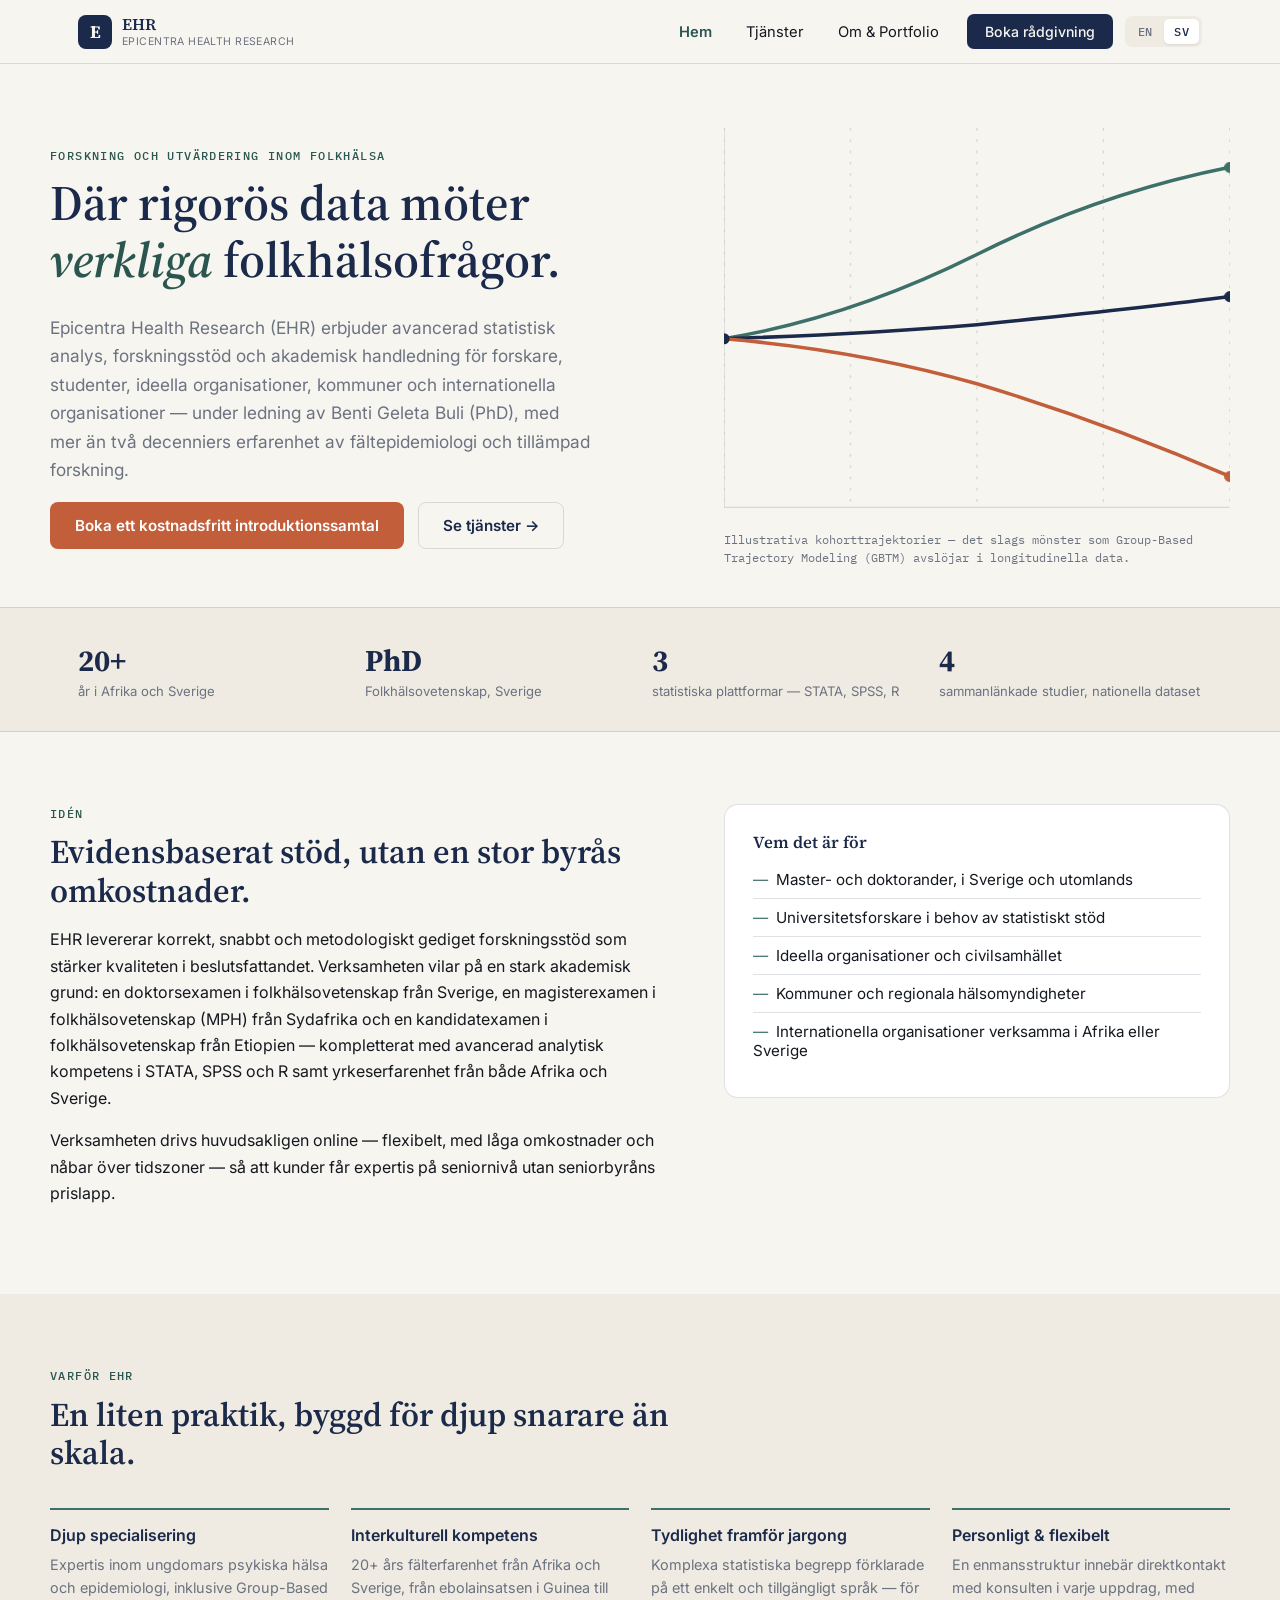
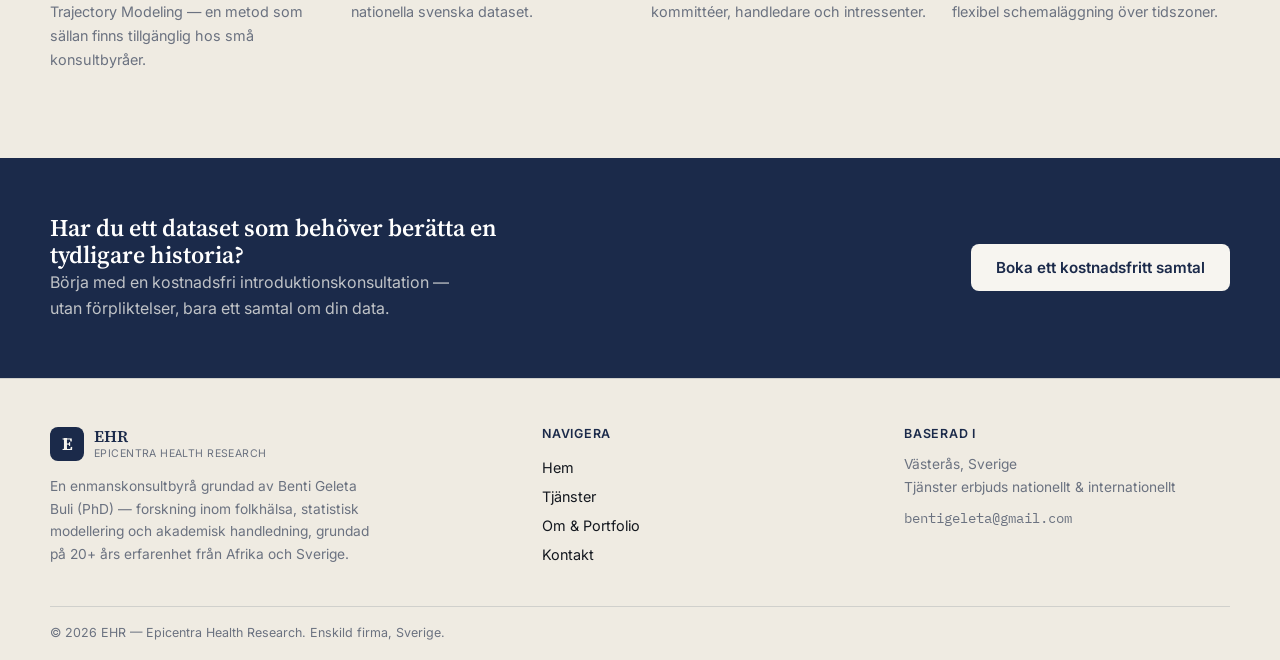
<file: index.html>
<!DOCTYPE html>
<html lang="sv">
<head>
<meta charset="UTF-8">
<meta name="viewport" content="width=device-width, initial-scale=1.0">
<title>Epicentra Health Research (EHR) — Forskning och utvärdering inom folkhälsa</title>
<meta name="description" content="Epicentra Health Research (EHR) erbjuder avancerad statistisk analys, forskningsstöd och akademisk handledning för forskare, studenter, ideella organisationer, kommuner och internationella organisationer.">
<link rel="preconnect" href="https://fonts.googleapis.com">
<link href="https://fonts.googleapis.com/css2?family=Source+Serif+4:ital,opsz,wght@0,8..60,400;0,8..60,500;0,8..60,600;0,8..60,700;1,8..60,400&family=Inter:wght@400;500;600;700&family=IBM+Plex+Mono:wght@400;500&display=swap" rel="stylesheet">
<link rel="stylesheet" href="../styles.css">
<link rel="alternate" hreflang="en" href="https://www.epicentrahealth.com/index.html">
<link rel="alternate" hreflang="sv" href="https://www.epicentrahealth.com/sv/index.html">
</head>
<body>

<header class="nav">
  <div class="nav-inner">
    <a class="brand" href="index.html" aria-label="Epicentra Health Research, startsida">
      <span class="brand-mark">E</span>
      <span class="brand-text">EHR<span class="brand-sub">Epicentra Health Research</span></span>
    </a>
    <nav class="nav-links" aria-label="Primär">
      <a class="nav-link active" href="index.html">Hem</a>
      <a class="nav-link" href="services.html">Tjänster</a>
      <a class="nav-link" href="about.html">Om &amp; Portfolio</a>
      <a class="nav-cta" href="contact.html">Boka rådgivning</a>
      <div class="lang-switch" aria-label="Språkval">
        <a class="lang-link" href="../index.html">EN</a>
        <a class="lang-link active" href="index.html">SV</a>
      </div>
    </nav>
    <button class="nav-burger" aria-label="Växla meny" onclick="document.getElementById('navMobile').classList.toggle('open')">
      <span></span><span></span><span></span>
    </button>
  </div>
  <div class="nav-mobile" id="navMobile">
    <a class="nav-mobile-link active" href="index.html">Hem</a>
    <a class="nav-mobile-link" href="services.html">Tjänster</a>
    <a class="nav-mobile-link" href="about.html">Om &amp; Portfolio</a>
    <a class="nav-mobile-link cta" href="contact.html">Boka rådgivning</a>
    <div class="nav-mobile-lang">
      <span>Språk</span>
      <a href="../index.html">EN</a>
      <a class="active" href="index.html">SV</a>
    </div>
  </div>
</header>

<main>

<section class="hero">
  <div class="hero-inner">
    <div class="hero-text">
      <p class="eyebrow">Forskning och utvärdering inom folkhälsa</p>
      <h1>Där rigorös data möter <em>verkliga</em> folkhälsofrågor.</h1>
      <p class="lede">Epicentra Health Research (EHR) erbjuder avancerad statistisk analys, forskningsstöd och akademisk handledning för forskare, studenter, ideella organisationer, kommuner och internationella organisationer — under ledning av Benti Geleta Buli (PhD), med mer än två decenniers erfarenhet av fältepidemiologi och tillämpad forskning.</p>
      <div class="hero-actions">
        <a class="btn btn-clay" href="contact.html">Boka ett kostnadsfritt introduktionssamtal</a>
        <a class="btn btn-ghost" href="services.html">Se tjänster →</a>
      </div>
    </div>
    <div class="hero-visual">
      <svg viewBox="0 0 360 280" class="traj-svg" role="img" aria-label="Tre divergerande trendtrajektorier">
        <line x1="0" y1="270" x2="360" y2="270" stroke="var(--line)" stroke-width="1"/>
        <line x1="0" y1="0" x2="0" y2="270" stroke="var(--line)" stroke-width="1"/>
        <line x1="0" y1="0" x2="0" y2="270" stroke="var(--line)" stroke-width="1" stroke-dasharray="2 6"/>
        <line x1="90" y1="0" x2="90" y2="270" stroke="var(--line)" stroke-width="1" stroke-dasharray="2 6"/>
        <line x1="180" y1="0" x2="180" y2="270" stroke="var(--line)" stroke-width="1" stroke-dasharray="2 6"/>
        <line x1="270" y1="0" x2="270" y2="270" stroke="var(--line)" stroke-width="1" stroke-dasharray="2 6"/>
        <line x1="360" y1="0" x2="360" y2="270" stroke="var(--line)" stroke-width="1" stroke-dasharray="2 6"/>
        <path class="p0" d="M0,150 C60,140 120,120 180,90 C240,60 300,40 360,28" fill="none" stroke="#3D7068" stroke-width="2.5" stroke-linecap="round"/>
        <path class="p1" d="M0,150 C60,148 120,145 180,140 C240,134 300,128 360,120" fill="none" stroke="#1B2A4A" stroke-width="2.5" stroke-linecap="round"/>
        <path class="p2" d="M0,150 C60,155 120,165 180,182 C240,200 300,222 360,248" fill="none" stroke="#C25E3A" stroke-width="2.5" stroke-linecap="round"/>
        <circle class="dot dot0" cx="360" cy="28" r="4" fill="#3D7068"/>
        <circle class="dot dot1" cx="360" cy="120" r="4" fill="#1B2A4A"/>
        <circle class="dot dot2" cx="360" cy="248" r="4" fill="#C25E3A"/>
        <circle cx="0" cy="150" r="4" fill="#1B2A4A"/>
      </svg>
      <div class="hero-visual-caption mono">Illustrativa kohorttrajektorier — det slags mönster som Group-Based Trajectory Modeling (GBTM) avslöjar i longitudinella data.</div>
    </div>
  </div>
</section>

<section class="stats">
  <div class="stats-inner">
    <div class="stat"><div class="stat-n">20+</div><div class="stat-l">år i Afrika och Sverige</div></div>
    <div class="stat"><div class="stat-n">PhD</div><div class="stat-l">Folkhälsovetenskap, Sverige</div></div>
    <div class="stat"><div class="stat-n">3</div><div class="stat-l">statistiska plattformar — STATA, SPSS, R</div></div>
    <div class="stat"><div class="stat-n">4</div><div class="stat-l">sammanlänkade studier, nationella dataset</div></div>
  </div>
</section>

<section class="section">
  <div class="section-inner two-col">
    <div>
      <p class="eyebrow">Idén</p>
      <h2>Evidensbaserat stöd, utan en stor byrås omkostnader.</h2>
      <p>EHR levererar korrekt, snabbt och metodologiskt gediget forskningsstöd som stärker kvaliteten i beslutsfattandet. Verksamheten vilar på en stark akademisk grund: en doktorsexamen i folkhälsovetenskap från Sverige, en magisterexamen i folkhälsovetenskap (MPH) från Sydafrika och en kandidatexamen i folkhälsovetenskap från Etiopien — kompletterat med avancerad analytisk kompetens i STATA, SPSS och R samt yrkeserfarenhet från både Afrika och Sverige.</p>
      <p>Verksamheten drivs huvudsakligen online — flexibelt, med låga omkostnader och nåbar över tidszoner — så att kunder får expertis på seniornivå utan seniorbyråns prislapp.</p>
    </div>
    <div class="info-card">
      <h3>Vem det är för</h3>
      <ul>
        <li>Master- och doktorander, i Sverige och utomlands</li>
        <li>Universitetsforskare i behov av statistiskt stöd</li>
        <li>Ideella organisationer och civilsamhället</li>
        <li>Kommuner och regionala hälsomyndigheter</li>
        <li>Internationella organisationer verksamma i Afrika eller Sverige</li>
      </ul>
    </div>
  </div>
</section>

<section class="section alt">
  <div class="section-inner">
    <p class="eyebrow">Varför EHR</p>
    <h2>En liten praktik, byggd för djup snarare än skala.</h2>
    <div class="adv-grid">
      <div class="advantage"><h3>Djup specialisering</h3><p>Expertis inom ungdomars psykiska hälsa och epidemiologi, inklusive Group-Based Trajectory Modeling — en metod som sällan finns tillgänglig hos små konsultbyråer.</p></div>
      <div class="advantage"><h3>Interkulturell kompetens</h3><p>20+ års fälterfarenhet från Afrika och Sverige, från ebolainsatsen i Guinea till nationella svenska dataset.</p></div>
      <div class="advantage"><h3>Tydlighet framför jargong</h3><p>Komplexa statistiska begrepp förklarade på ett enkelt och tillgängligt språk — för kommittéer, handledare och intressenter.</p></div>
      <div class="advantage"><h3>Personligt &amp; flexibelt</h3><p>En enmansstruktur innebär direktkontakt med konsulten i varje uppdrag, med flexibel schemaläggning över tidszoner.</p></div>
    </div>
  </div>
</section>

<section class="cta-band">
  <div class="cta-inner">
    <div>
      <h2>Har du ett dataset som behöver berätta en tydligare historia?</h2>
      <p>Börja med en kostnadsfri introduktionskonsultation — utan förpliktelser, bara ett samtal om din data.</p>
    </div>
    <a class="btn btn-paper" href="contact.html">Boka ett kostnadsfritt samtal</a>
  </div>
</section>

</main>

<footer class="footer">
  <div class="footer-inner">
    <div class="footer-col">
      <div class="brand footer-brand">
        <span class="brand-mark">E</span>
        <span class="brand-text">EHR<span class="brand-sub">Epicentra Health Research</span></span>
      </div>
      <p class="footer-note">En enmanskonsultbyrå grundad av Benti Geleta Buli (PhD) — forskning inom folkhälsa, statistisk modellering och akademisk handledning, grundad på 20+ års erfarenhet från Afrika och Sverige.</p>
    </div>
    <div class="footer-col">
      <h4>Navigera</h4>
      <a href="index.html">Hem</a>
      <a href="services.html">Tjänster</a>
      <a href="about.html">Om &amp; Portfolio</a>
      <a href="contact.html">Kontakt</a>
    </div>
    <div class="footer-col">
      <h4>Baserad i</h4>
      <p class="footer-note">Västerås, Sverige<br>Tjänster erbjuds nationellt &amp; internationellt</p>
      <p class="footer-note mono">bentigeleta@gmail.com</p>
    </div>
  </div>
  <div class="footer-bottom">
    <span>© 2026 EHR — Epicentra Health Research. Enskild firma, Sverige.</span>
  </div>
</footer>

</body>
</html>
</file>
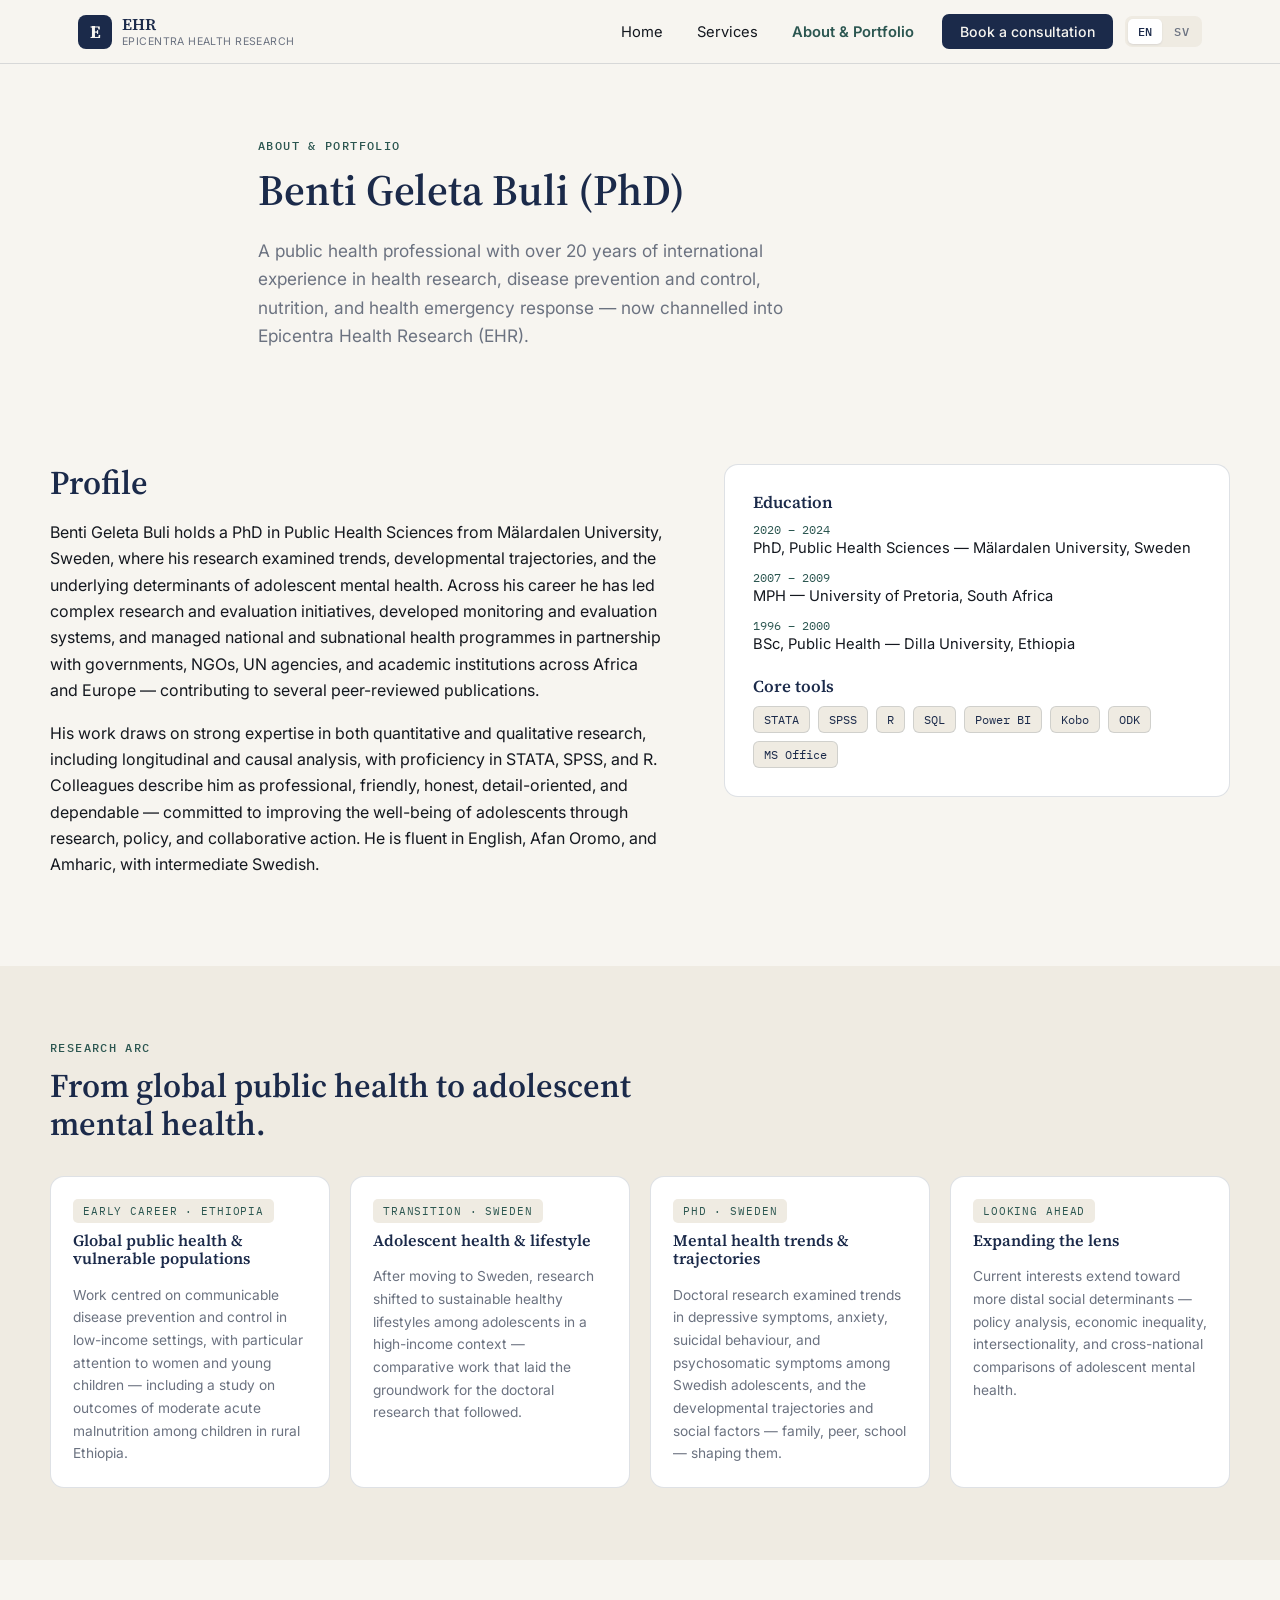
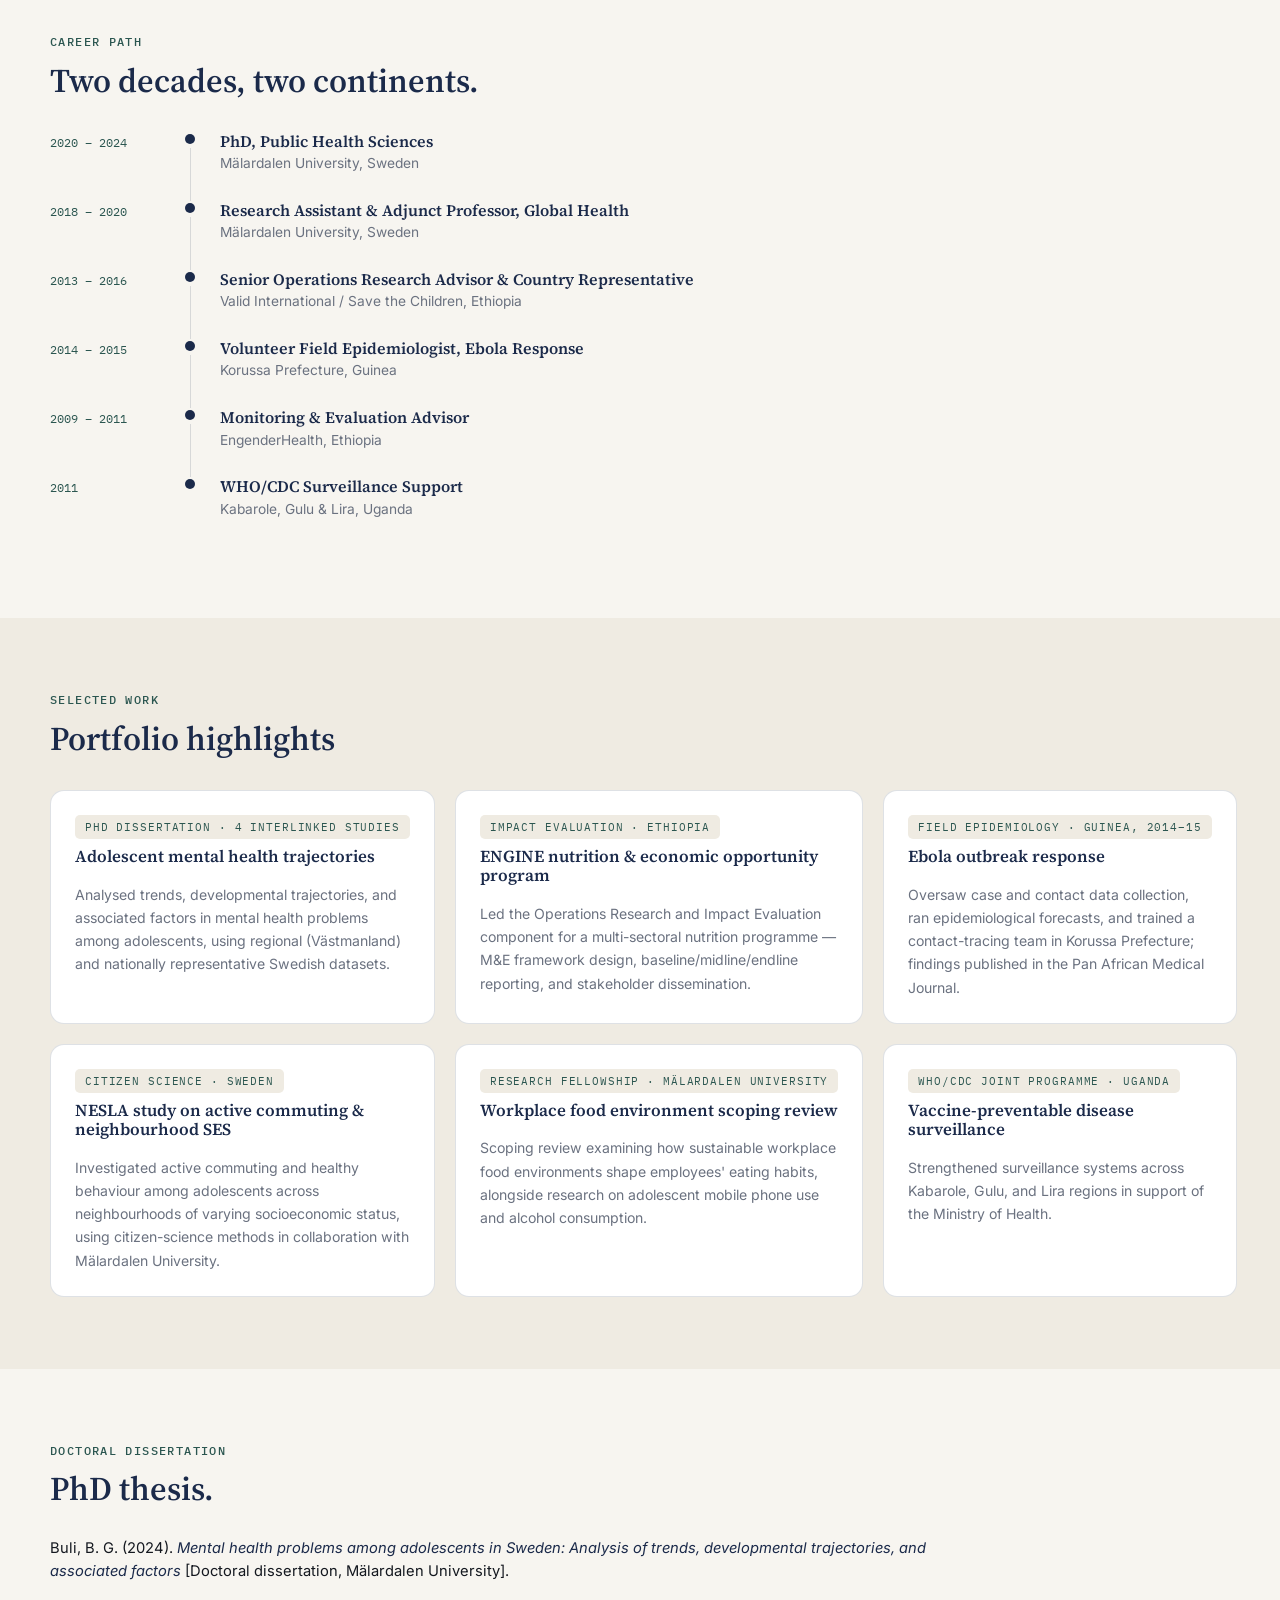
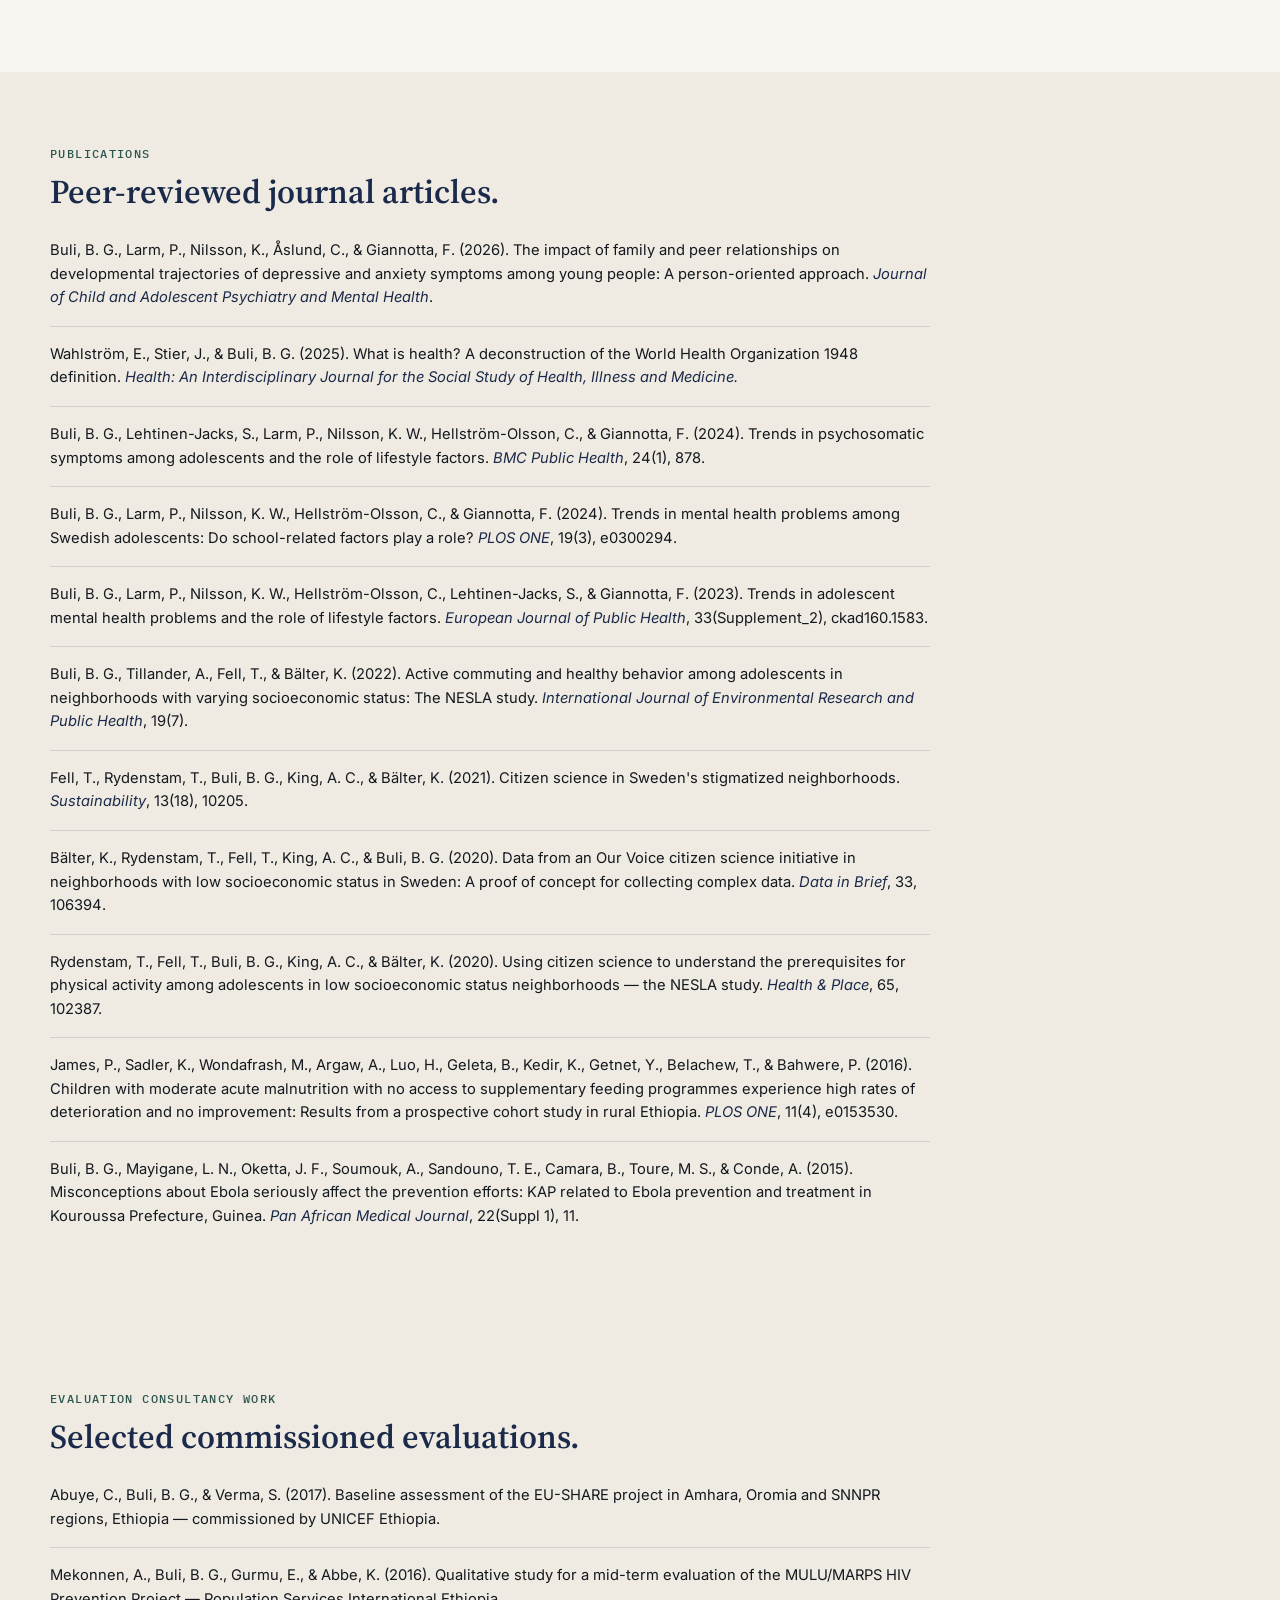
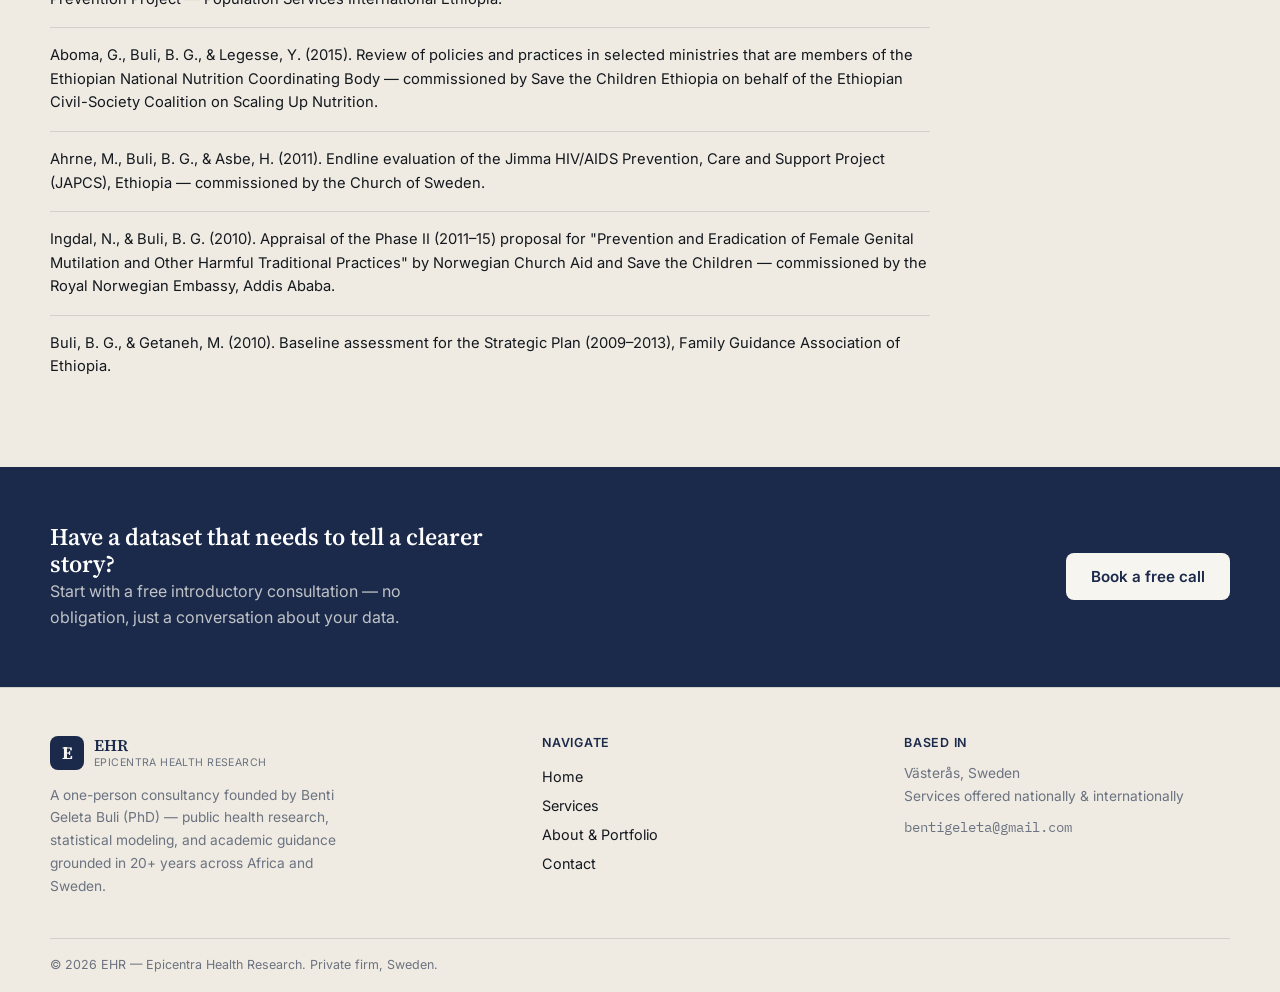
<file: about-en.html>
<!DOCTYPE html>
<html lang="en">
<head>
<meta charset="UTF-8">
<meta name="viewport" content="width=device-width, initial-scale=1.0">
<title>About &amp; Portfolio — Epicentra Health Research (EHR)</title>
<meta name="description" content="Benti Geleta Buli (PhD) — 20+ years of international public health research, epidemiology, and evaluation experience across Africa and Sweden.">
<link rel="preconnect" href="https://fonts.googleapis.com">
<link href="https://fonts.googleapis.com/css2?family=Source+Serif+4:ital,opsz,wght@0,8..60,400;0,8..60,500;0,8..60,600;0,8..60,700;1,8..60,400&family=Inter:wght@400;500;600;700&family=IBM+Plex+Mono:wght@400;500&display=swap" rel="stylesheet">
<link rel="stylesheet" href="styles.css">
<link rel="alternate" hreflang="en" href="https://www.epicentrahealth.com/about.html">
<link rel="alternate" hreflang="sv" href="https://www.epicentrahealth.com/sv/about.html">
</head>
<body>

<header class="nav">
  <div class="nav-inner">
    <a class="brand" href="index.html" aria-label="Epicentra Health Research home">
      <span class="brand-mark">E</span>
      <span class="brand-text">EHR<span class="brand-sub">Epicentra Health Research</span></span>
    </a>
    <nav class="nav-links" aria-label="Primary">
      <a class="nav-link" href="index.html">Home</a>
      <a class="nav-link" href="services.html">Services</a>
      <a class="nav-link active" href="about.html">About &amp; Portfolio</a>
      <a class="nav-cta" href="contact.html">Book a consultation</a>
      <div class="lang-switch" aria-label="Language switch">
        <a class="lang-link active" href="about.html">EN</a>
        <a class="lang-link" href="sv/about.html">SV</a>
      </div>
    </nav>
    <button class="nav-burger" aria-label="Toggle menu" onclick="document.getElementById('navMobile').classList.toggle('open')">
      <span></span><span></span><span></span>
    </button>
  </div>
  <div class="nav-mobile" id="navMobile">
    <a class="nav-mobile-link" href="index.html">Home</a>
    <a class="nav-mobile-link" href="services.html">Services</a>
    <a class="nav-mobile-link active" href="about.html">About &amp; Portfolio</a>
    <a class="nav-mobile-link cta" href="contact.html">Book a consultation</a>
    <div class="nav-mobile-lang">
      <span>Language</span>
      <a class="active" href="about.html">EN</a>
      <a href="sv/about.html">SV</a>
    </div>
  </div>
</header>

<main>

<section class="page-hero">
  <p class="eyebrow">About &amp; Portfolio</p>
  <h1>Benti Geleta Buli (PhD)</h1>
  <p class="lede">A public health professional with over 20 years of international experience in health research, disease prevention and control, nutrition, and health emergency response — now channelled into Epicentra Health Research (EHR).</p>
</section>

<section class="section">
  <div class="section-inner two-col">
    <div>
      <h2>Profile</h2>
      <p>Benti Geleta Buli holds a PhD in Public Health Sciences from Mälardalen University, Sweden, where his research examined trends, developmental trajectories, and the underlying determinants of adolescent mental health. Across his career he has led complex research and evaluation initiatives, developed monitoring and evaluation systems, and managed national and subnational health programmes in partnership with governments, NGOs, UN agencies, and academic institutions across Africa and Europe — contributing to several peer-reviewed publications.</p>
      <p>His work draws on strong expertise in both quantitative and qualitative research, including longitudinal and causal analysis, with proficiency in STATA, SPSS, and R. Colleagues describe him as professional, friendly, honest, detail-oriented, and dependable — committed to improving the well-being of adolescents through research, policy, and collaborative action. He is fluent in English, Afan Oromo, and Amharic, with intermediate Swedish.</p>
    </div>
    <div class="info-card">
      <h3>Education</h3>
      <dl class="edu-list">
        <dt>2020 – 2024</dt>
        <dd>PhD, Public Health Sciences — Mälardalen University, Sweden</dd>
        <dt>2007 – 2009</dt>
        <dd>MPH — University of Pretoria, South Africa</dd>
        <dt>1996 – 2000</dt>
        <dd>BSc, Public Health — Dilla University, Ethiopia</dd>
      </dl>
      <h3 class="mt">Core tools</h3>
      <div class="chips">
        <span class="chip mono">STATA</span>
        <span class="chip mono">SPSS</span>
        <span class="chip mono">R</span>
        <span class="chip mono">SQL</span>
        <span class="chip mono">Power BI</span>
        <span class="chip mono">Kobo</span>
        <span class="chip mono">ODK</span>
        <span class="chip mono">MS Office</span>
      </div>
    </div>
  </div>
</section>

<section class="section alt">
  <div class="section-inner">
    <p class="eyebrow">Research arc</p>
    <h2>From global public health to adolescent mental health.</h2>
    <div class="arc-grid">
      <div class="arc-card">
        <span class="tag">Early career · Ethiopia</span>
        <h3>Global public health &amp; vulnerable populations</h3>
        <p>Work centred on communicable disease prevention and control in low-income settings, with particular attention to women and young children — including a study on outcomes of moderate acute malnutrition among children in rural Ethiopia.</p>
      </div>
      <div class="arc-card">
        <span class="tag">Transition · Sweden</span>
        <h3>Adolescent health &amp; lifestyle</h3>
        <p>After moving to Sweden, research shifted to sustainable healthy lifestyles among adolescents in a high-income context — comparative work that laid the groundwork for the doctoral research that followed.</p>
      </div>
      <div class="arc-card">
        <span class="tag">PhD · Sweden</span>
        <h3>Mental health trends &amp; trajectories</h3>
        <p>Doctoral research examined trends in depressive symptoms, anxiety, suicidal behaviour, and psychosomatic symptoms among Swedish adolescents, and the developmental trajectories and social factors — family, peer, school — shaping them.</p>
      </div>
      <div class="arc-card">
        <span class="tag">Looking ahead</span>
        <h3>Expanding the lens</h3>
        <p>Current interests extend toward more distal social determinants — policy analysis, economic inequality, intersectionality, and cross-national comparisons of adolescent mental health.</p>
      </div>
    </div>
  </div>
</section>

<section class="section">
  <div class="section-inner">
    <p class="eyebrow">Career path</p>
    <h2>Two decades, two continents.</h2>
    <div class="timeline">
      <div class="t-row">
        <div class="t-range mono">2020 – 2024</div>
        <div class="t-dot-col"><span class="t-dot"></span><span class="t-bar"></span></div>
        <div class="t-body"><h4>PhD, Public Health Sciences</h4><p>Mälardalen University, Sweden</p></div>
      </div>
      <div class="t-row">
        <div class="t-range mono">2018 – 2020</div>
        <div class="t-dot-col"><span class="t-dot"></span><span class="t-bar"></span></div>
        <div class="t-body"><h4>Research Assistant &amp; Adjunct Professor, Global Health</h4><p>Mälardalen University, Sweden</p></div>
      </div>
      <div class="t-row">
        <div class="t-range mono">2013 – 2016</div>
        <div class="t-dot-col"><span class="t-dot"></span><span class="t-bar"></span></div>
        <div class="t-body"><h4>Senior Operations Research Advisor &amp; Country Representative</h4><p>Valid International / Save the Children, Ethiopia</p></div>
      </div>
      <div class="t-row">
        <div class="t-range mono">2014 – 2015</div>
        <div class="t-dot-col"><span class="t-dot"></span><span class="t-bar"></span></div>
        <div class="t-body"><h4>Volunteer Field Epidemiologist, Ebola Response</h4><p>Korussa Prefecture, Guinea</p></div>
      </div>
      <div class="t-row">
        <div class="t-range mono">2009 – 2011</div>
        <div class="t-dot-col"><span class="t-dot"></span><span class="t-bar"></span></div>
        <div class="t-body"><h4>Monitoring &amp; Evaluation Advisor</h4><p>EngenderHealth, Ethiopia</p></div>
      </div>
      <div class="t-row">
        <div class="t-range mono">2011</div>
        <div class="t-dot-col"><span class="t-dot"></span></div>
        <div class="t-body"><h4>WHO/CDC Surveillance Support</h4><p>Kabarole, Gulu &amp; Lira, Uganda</p></div>
      </div>
    </div>
  </div>
</section>

<section class="section alt">
  <div class="section-inner">
    <p class="eyebrow">Selected work</p>
    <h2>Portfolio highlights</h2>
    <div class="portfolio-grid">
      <div class="port-card">
        <span class="tag">PhD dissertation · 4 interlinked studies</span>
        <h3>Adolescent mental health trajectories</h3>
        <p>Analysed trends, developmental trajectories, and associated factors in mental health problems among adolescents, using regional (Västmanland) and nationally representative Swedish datasets.</p>
      </div>
      <div class="port-card">
        <span class="tag">Impact evaluation · Ethiopia</span>
        <h3>ENGINE nutrition &amp; economic opportunity program</h3>
        <p>Led the Operations Research and Impact Evaluation component for a multi-sectoral nutrition programme — M&amp;E framework design, baseline/midline/endline reporting, and stakeholder dissemination.</p>
      </div>
      <div class="port-card">
        <span class="tag">Field epidemiology · Guinea, 2014–15</span>
        <h3>Ebola outbreak response</h3>
        <p>Oversaw case and contact data collection, ran epidemiological forecasts, and trained a contact-tracing team in Korussa Prefecture; findings published in the Pan African Medical Journal.</p>
      </div>
      <div class="port-card">
        <span class="tag">Citizen science · Sweden</span>
        <h3>NESLA study on active commuting &amp; neighbourhood SES</h3>
        <p>Investigated active commuting and healthy behaviour among adolescents across neighbourhoods of varying socioeconomic status, using citizen-science methods in collaboration with Mälardalen University.</p>
      </div>
      <div class="port-card">
        <span class="tag">Research fellowship · Mälardalen University</span>
        <h3>Workplace food environment scoping review</h3>
        <p>Scoping review examining how sustainable workplace food environments shape employees' eating habits, alongside research on adolescent mobile phone use and alcohol consumption.</p>
      </div>
      <div class="port-card">
        <span class="tag">WHO/CDC joint programme · Uganda</span>
        <h3>Vaccine-preventable disease surveillance</h3>
        <p>Strengthened surveillance systems across Kabarole, Gulu, and Lira regions in support of the Ministry of Health.</p>
      </div>
    </div>
  </div>
</section>

<section class="section">
  <div class="section-inner">
    <p class="eyebrow">Doctoral dissertation</p>
    <h2>PhD thesis.</h2>
    <ol class="pub-list">
      <li><span class="pub-text">Buli, B. G. (2024). <em>Mental health problems among adolescents in Sweden: Analysis of trends, developmental trajectories, and associated factors</em> [Doctoral dissertation, Mälardalen University].</span></li>
    </ol>
  </div>
</section>

<section class="section alt">
  <div class="section-inner">
    <p class="eyebrow">Publications</p>
    <h2>Peer-reviewed journal articles.</h2>
    <ol class="pub-list">
      <li><span class="pub-text">Buli, B. G., Larm, P., Nilsson, K., Åslund, C., &amp; Giannotta, F. (2026). The impact of family and peer relationships on developmental trajectories of depressive and anxiety symptoms among young people: A person-oriented approach. <em>Journal of Child and Adolescent Psychiatry and Mental Health</em>.</span></li>
      <li><span class="pub-text">Wahlström, E., Stier, J., &amp; Buli, B. G. (2025). What is health? A deconstruction of the World Health Organization 1948 definition. <em>Health: An Interdisciplinary Journal for the Social Study of Health, Illness and Medicine.</em></span></li>
      <li><span class="pub-text">Buli, B. G., Lehtinen-Jacks, S., Larm, P., Nilsson, K. W., Hellström-Olsson, C., &amp; Giannotta, F. (2024). Trends in psychosomatic symptoms among adolescents and the role of lifestyle factors. <em>BMC Public Health</em>, 24(1), 878.</span></li>
      <li><span class="pub-text">Buli, B. G., Larm, P., Nilsson, K. W., Hellström-Olsson, C., &amp; Giannotta, F. (2024). Trends in mental health problems among Swedish adolescents: Do school-related factors play a role? <em>PLOS ONE</em>, 19(3), e0300294.</span></li>
      <li><span class="pub-text">Buli, B. G., Larm, P., Nilsson, K. W., Hellström-Olsson, C., Lehtinen-Jacks, S., &amp; Giannotta, F. (2023). Trends in adolescent mental health problems and the role of lifestyle factors. <em>European Journal of Public Health</em>, 33(Supplement_2), ckad160.1583.</span></li>
      <li><span class="pub-text">Buli, B. G., Tillander, A., Fell, T., &amp; Bälter, K. (2022). Active commuting and healthy behavior among adolescents in neighborhoods with varying socioeconomic status: The NESLA study. <em>International Journal of Environmental Research and Public Health</em>, 19(7).</span></li>
      <li><span class="pub-text">Fell, T., Rydenstam, T., Buli, B. G., King, A. C., &amp; Bälter, K. (2021). Citizen science in Sweden's stigmatized neighborhoods. <em>Sustainability</em>, 13(18), 10205.</span></li>
      <li><span class="pub-text">Bälter, K., Rydenstam, T., Fell, T., King, A. C., &amp; Buli, B. G. (2020). Data from an Our Voice citizen science initiative in neighborhoods with low socioeconomic status in Sweden: A proof of concept for collecting complex data. <em>Data in Brief</em>, 33, 106394.</span></li>
      <li><span class="pub-text">Rydenstam, T., Fell, T., Buli, B. G., King, A. C., &amp; Bälter, K. (2020). Using citizen science to understand the prerequisites for physical activity among adolescents in low socioeconomic status neighborhoods — the NESLA study. <em>Health &amp; Place</em>, 65, 102387.</span></li>
      <li><span class="pub-text">James, P., Sadler, K., Wondafrash, M., Argaw, A., Luo, H., Geleta, B., Kedir, K., Getnet, Y., Belachew, T., &amp; Bahwere, P. (2016). Children with moderate acute malnutrition with no access to supplementary feeding programmes experience high rates of deterioration and no improvement: Results from a prospective cohort study in rural Ethiopia. <em>PLOS ONE</em>, 11(4), e0153530.</span></li>
      <li><span class="pub-text">Buli, B. G., Mayigane, L. N., Oketta, J. F., Soumouk, A., Sandouno, T. E., Camara, B., Toure, M. S., &amp; Conde, A. (2015). Misconceptions about Ebola seriously affect the prevention efforts: KAP related to Ebola prevention and treatment in Kouroussa Prefecture, Guinea. <em>Pan African Medical Journal</em>, 22(Suppl 1), 11.</span></li>
    </ol>
  </div>
</section>

<section class="section alt">
  <div class="section-inner">
    <p class="eyebrow">Evaluation consultancy work</p>
    <h2>Selected commissioned evaluations.</h2>
    <ol class="pub-list">
      <li><span class="pub-text">Abuye, C., Buli, B. G., &amp; Verma, S. (2017). Baseline assessment of the EU-SHARE project in Amhara, Oromia and SNNPR regions, Ethiopia — commissioned by UNICEF Ethiopia.</span></li>
      <li><span class="pub-text">Mekonnen, A., Buli, B. G., Gurmu, E., &amp; Abbe, K. (2016). Qualitative study for a mid-term evaluation of the MULU/MARPS HIV Prevention Project — Population Services International Ethiopia.</span></li>
      <li><span class="pub-text">Aboma, G., Buli, B. G., &amp; Legesse, Y. (2015). Review of policies and practices in selected ministries that are members of the Ethiopian National Nutrition Coordinating Body — commissioned by Save the Children Ethiopia on behalf of the Ethiopian Civil-Society Coalition on Scaling Up Nutrition.</span></li>
      <li><span class="pub-text">Ahrne, M., Buli, B. G., &amp; Asbe, H. (2011). Endline evaluation of the Jimma HIV/AIDS Prevention, Care and Support Project (JAPCS), Ethiopia — commissioned by the Church of Sweden.</span></li>
      <li><span class="pub-text">Ingdal, N., &amp; Buli, B. G. (2010). Appraisal of the Phase II (2011–15) proposal for "Prevention and Eradication of Female Genital Mutilation and Other Harmful Traditional Practices" by Norwegian Church Aid and Save the Children — commissioned by the Royal Norwegian Embassy, Addis Ababa.</span></li>
      <li><span class="pub-text">Buli, B. G., &amp; Getaneh, M. (2010). Baseline assessment for the Strategic Plan (2009–2013), Family Guidance Association of Ethiopia.</span></li>
    </ol>
  </div>
</section>

<section class="cta-band">
  <div class="cta-inner">
    <div>
      <h2>Have a dataset that needs to tell a clearer story?</h2>
      <p>Start with a free introductory consultation — no obligation, just a conversation about your data.</p>
    </div>
    <a class="btn btn-paper" href="contact.html">Book a free call</a>
  </div>
</section>

</main>

<footer class="footer">
  <div class="footer-inner">
    <div class="footer-col">
      <div class="brand footer-brand">
        <span class="brand-mark">E</span>
        <span class="brand-text">EHR<span class="brand-sub">Epicentra Health Research</span></span>
      </div>
      <p class="footer-note">A one-person consultancy founded by Benti Geleta Buli (PhD) — public health research, statistical modeling, and academic guidance grounded in 20+ years across Africa and Sweden.</p>
    </div>
    <div class="footer-col">
      <h4>Navigate</h4>
      <a href="index.html">Home</a>
      <a href="services.html">Services</a>
      <a href="about.html">About &amp; Portfolio</a>
      <a href="contact.html">Contact</a>
    </div>
    <div class="footer-col">
      <h4>Based in</h4>
      <p class="footer-note">Västerås, Sweden<br>Services offered nationally &amp; internationally</p>
      <p class="footer-note mono">bentigeleta@gmail.com</p>
    </div>
  </div>
  <div class="footer-bottom">
    <span>© 2026 EHR — Epicentra Health Research. Private firm, Sweden.</span>
  </div>
</footer>

</body>
</html>
</file>
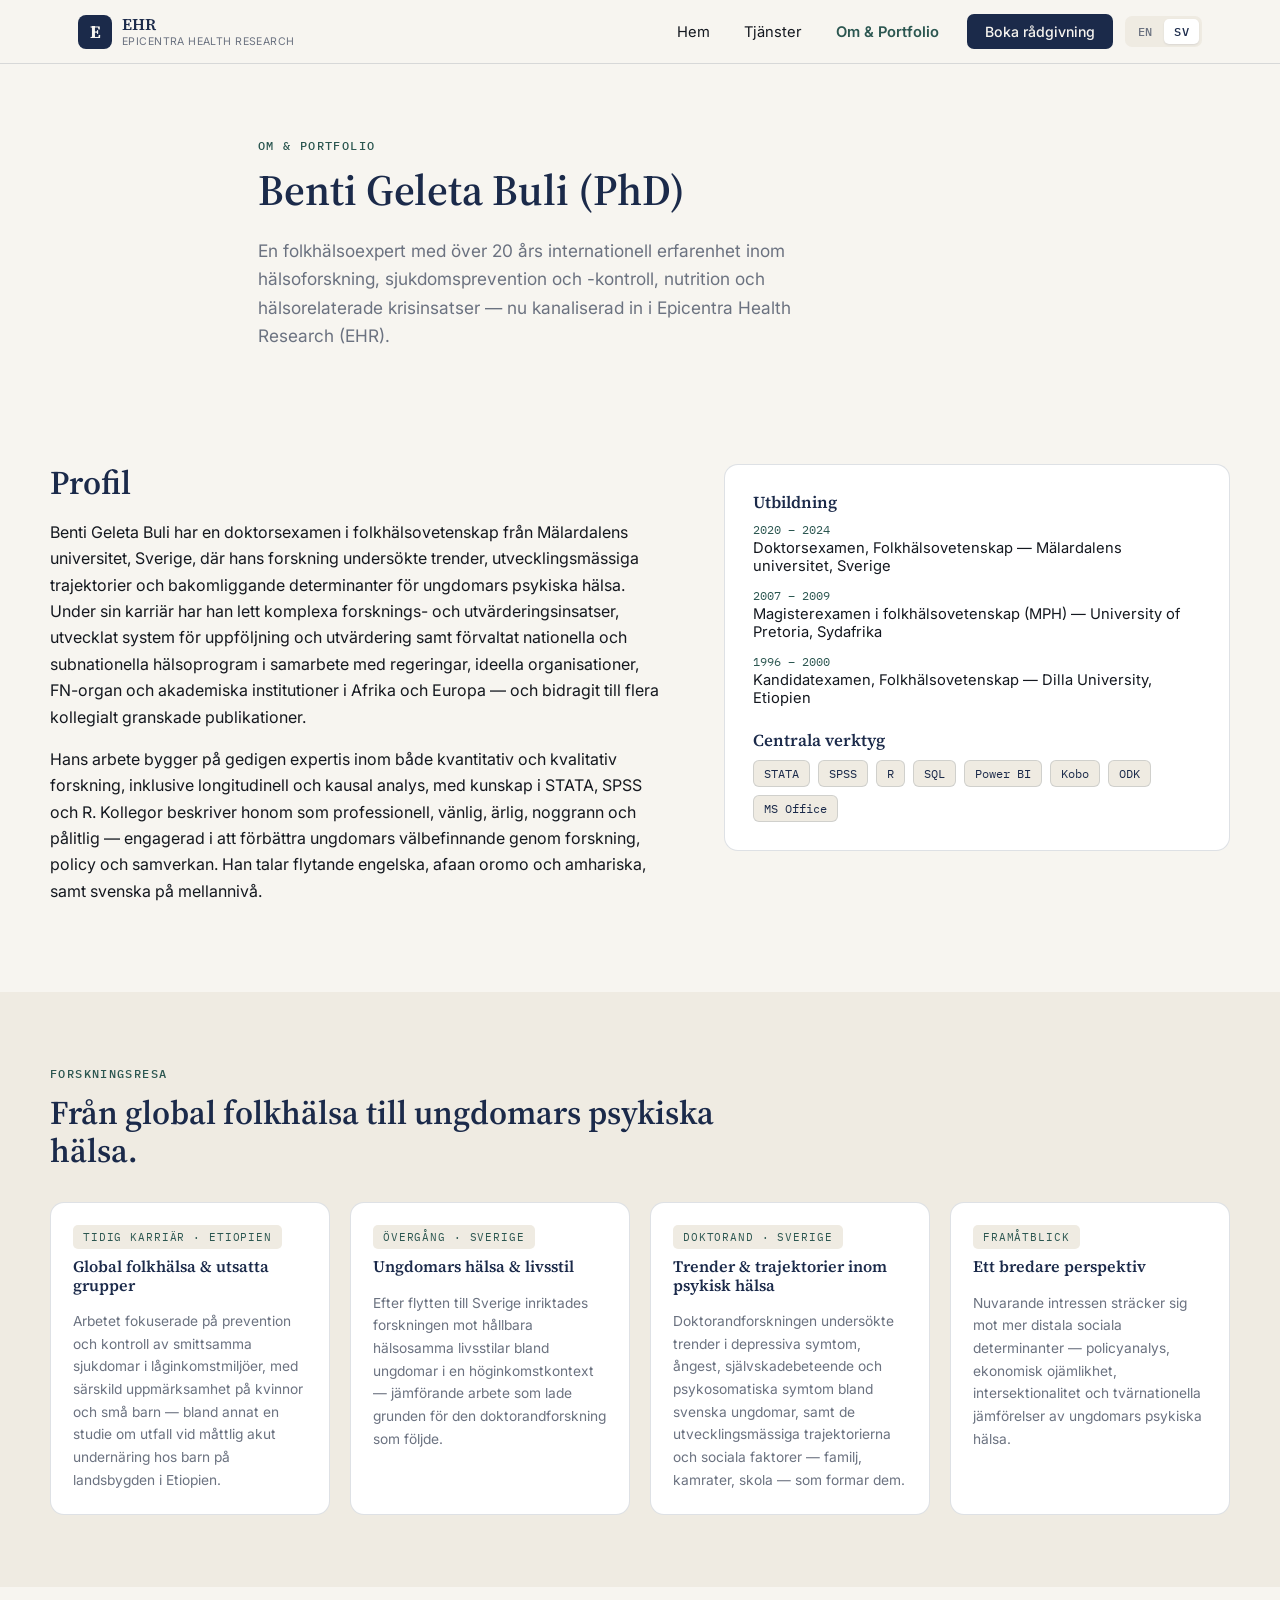
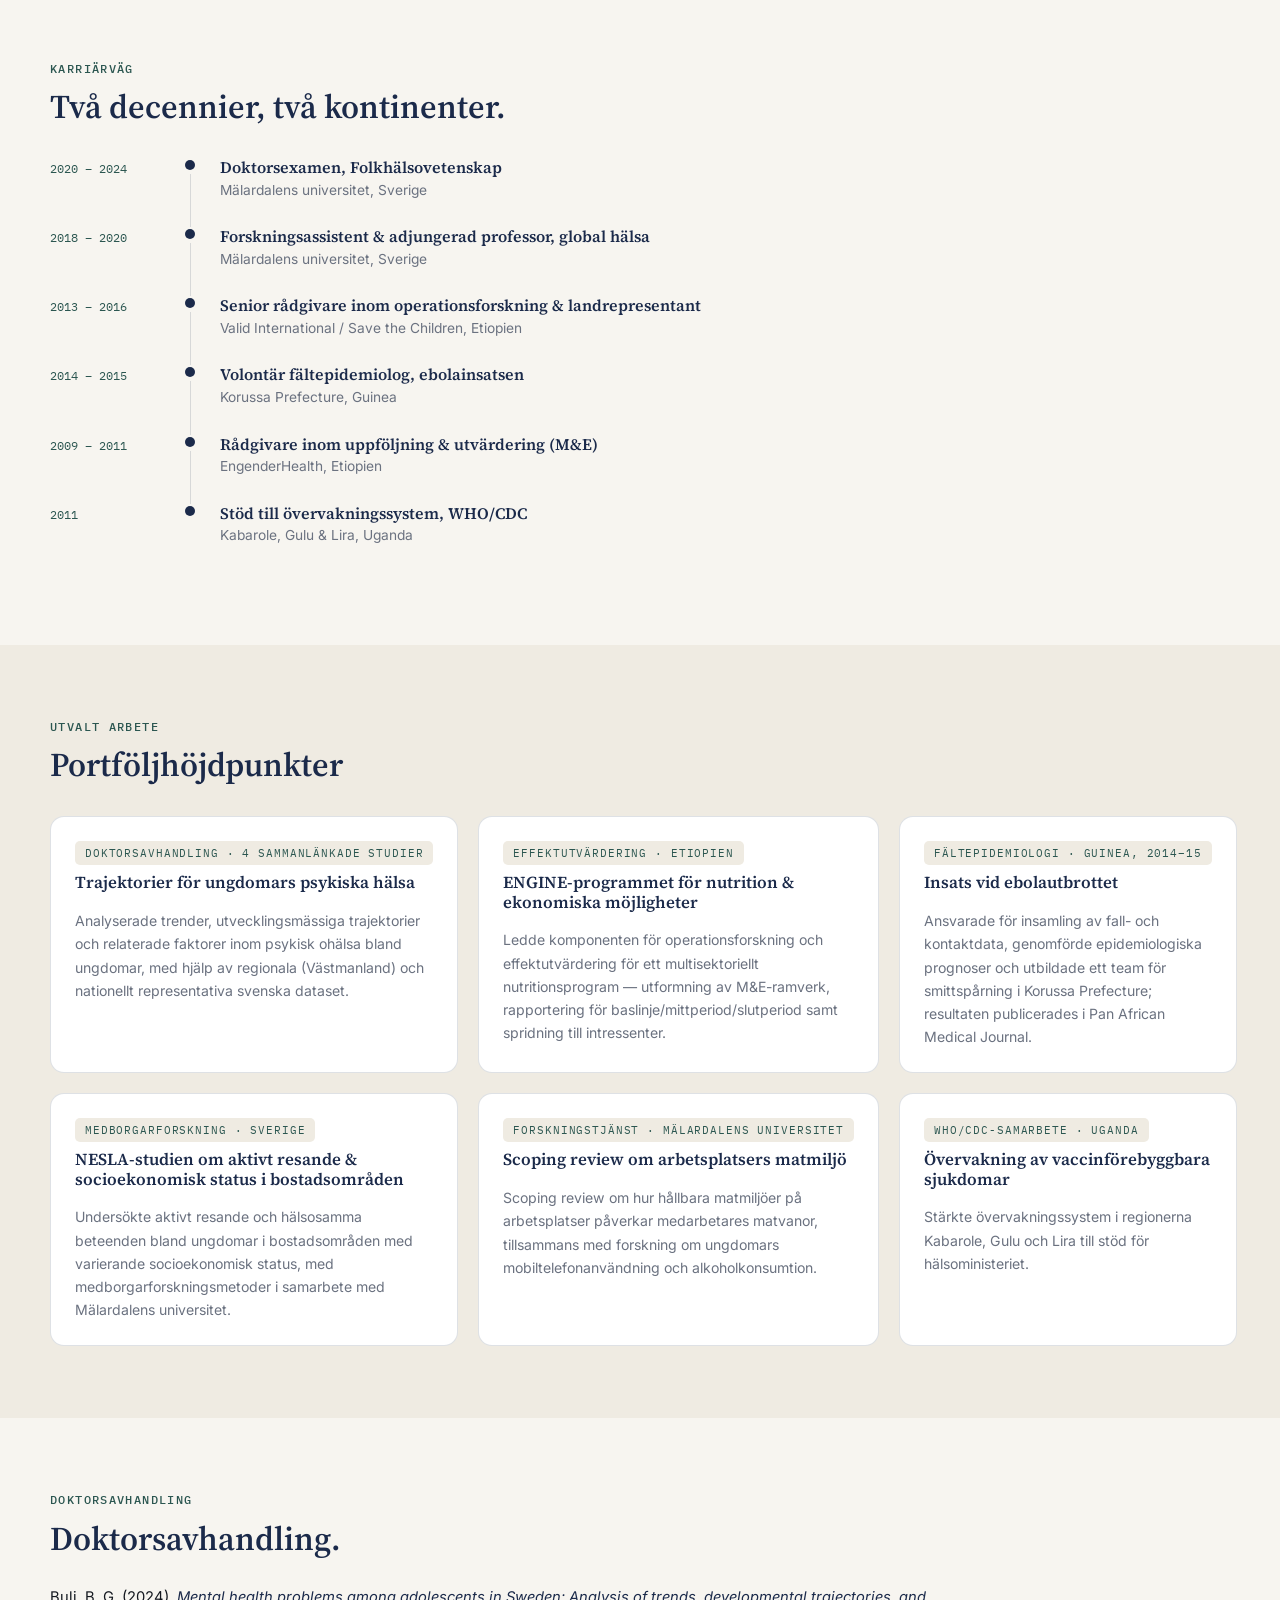
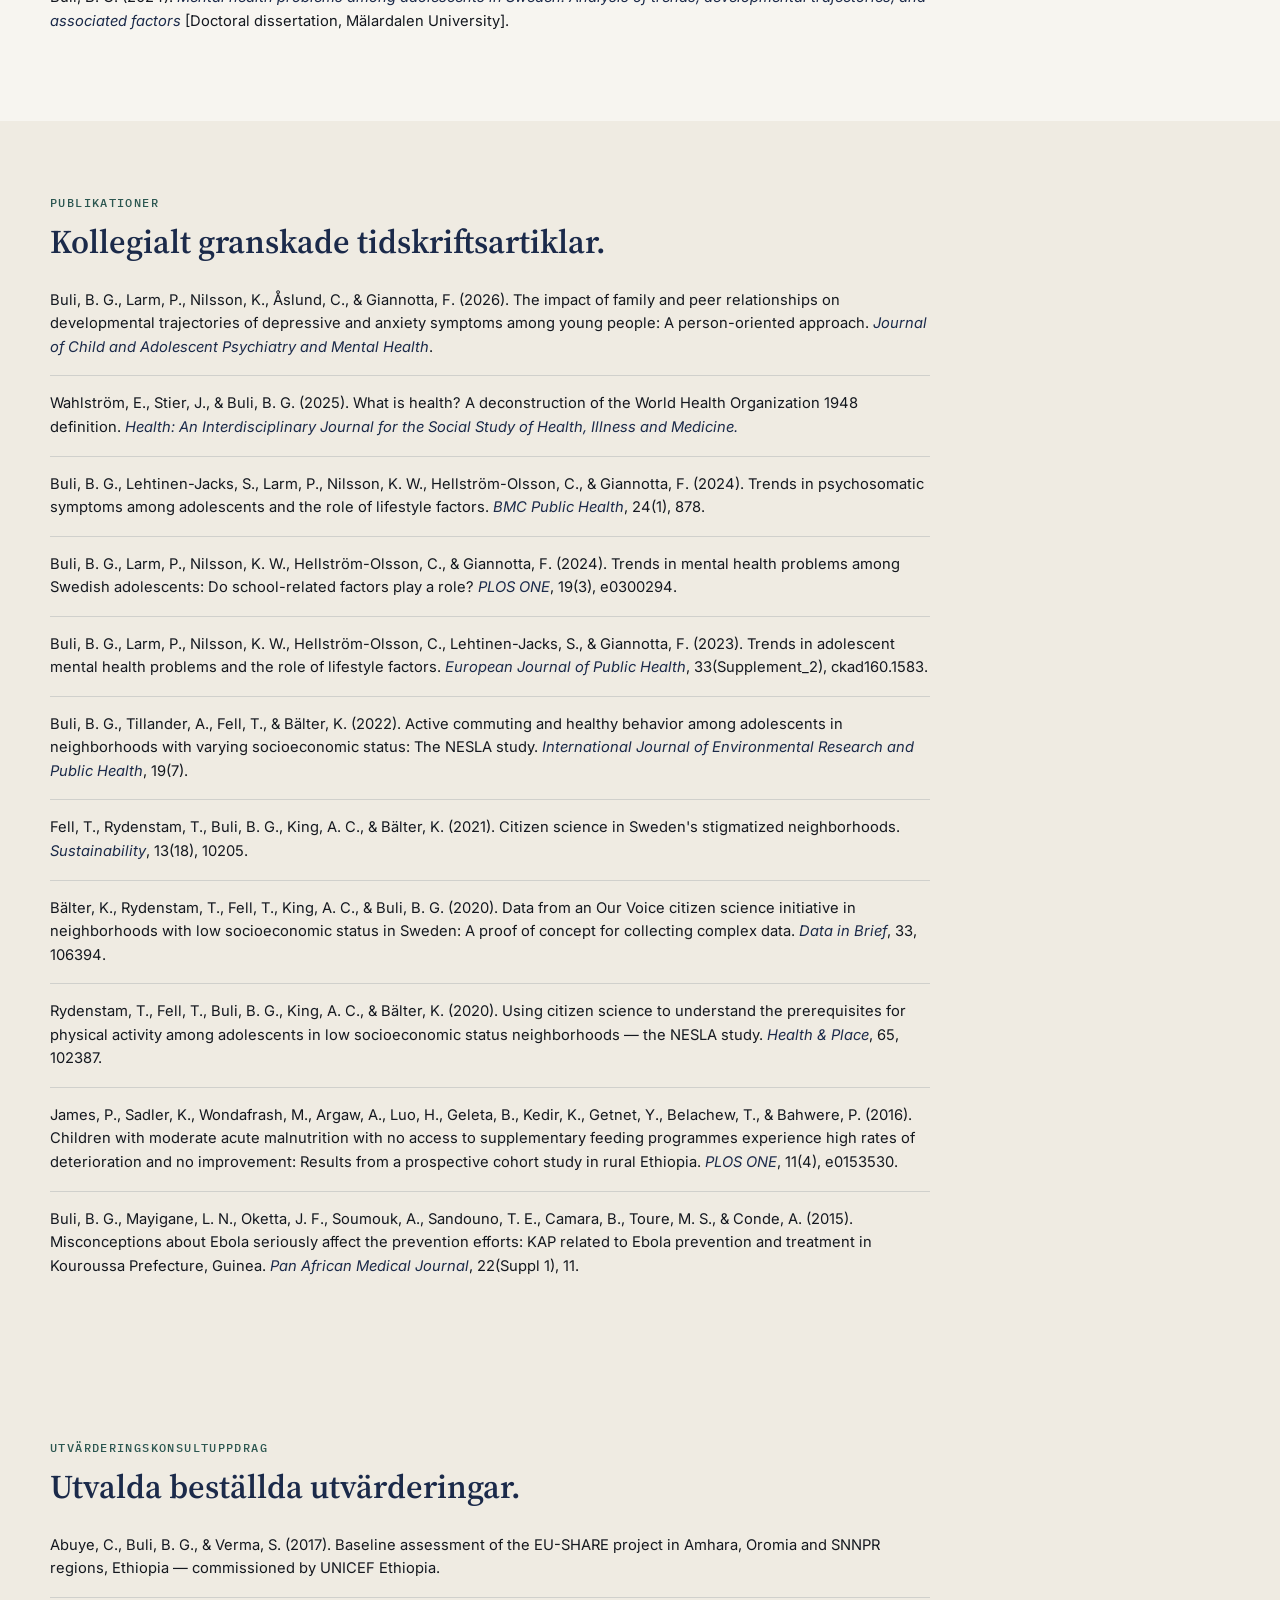
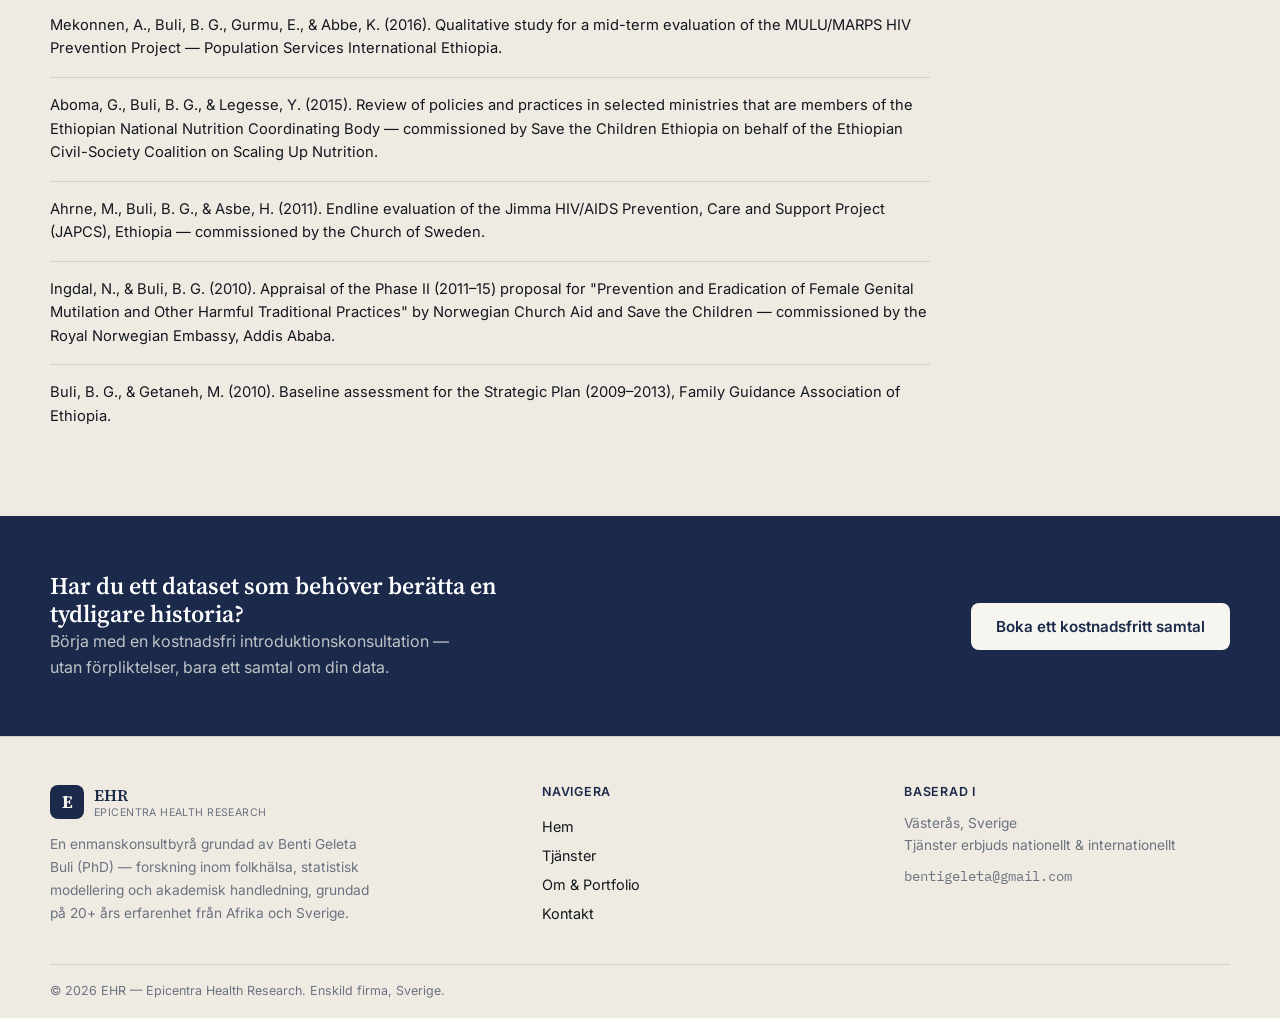
<file: about.html>
<!DOCTYPE html>
<html lang="sv">
<head>
<meta charset="UTF-8">
<meta name="viewport" content="width=device-width, initial-scale=1.0">
<title>Om &amp; Portfolio — Epicentra Health Research (EHR)</title>
<meta name="description" content="Benti Geleta Buli (PhD) — 20+ års internationell erfarenhet av forskning, epidemiologi och utvärdering inom folkhälsa i Afrika och Sverige.">
<link rel="preconnect" href="https://fonts.googleapis.com">
<link href="https://fonts.googleapis.com/css2?family=Source+Serif+4:ital,opsz,wght@0,8..60,400;0,8..60,500;0,8..60,600;0,8..60,700;1,8..60,400&family=Inter:wght@400;500;600;700&family=IBM+Plex+Mono:wght@400;500&display=swap" rel="stylesheet">
<link rel="stylesheet" href="../styles.css">
<link rel="alternate" hreflang="en" href="https://www.epicentrahealth.com/about.html">
<link rel="alternate" hreflang="sv" href="https://www.epicentrahealth.com/sv/about.html">
</head>
<body>

<header class="nav">
  <div class="nav-inner">
    <a class="brand" href="index.html" aria-label="Epicentra Health Research, startsida">
      <span class="brand-mark">E</span>
      <span class="brand-text">EHR<span class="brand-sub">Epicentra Health Research</span></span>
    </a>
    <nav class="nav-links" aria-label="Primär">
      <a class="nav-link" href="index.html">Hem</a>
      <a class="nav-link" href="services.html">Tjänster</a>
      <a class="nav-link active" href="about.html">Om &amp; Portfolio</a>
      <a class="nav-cta" href="contact.html">Boka rådgivning</a>
      <div class="lang-switch" aria-label="Språkval">
        <a class="lang-link" href="../about.html">EN</a>
        <a class="lang-link active" href="about.html">SV</a>
      </div>
    </nav>
    <button class="nav-burger" aria-label="Växla meny" onclick="document.getElementById('navMobile').classList.toggle('open')">
      <span></span><span></span><span></span>
    </button>
  </div>
  <div class="nav-mobile" id="navMobile">
    <a class="nav-mobile-link" href="index.html">Hem</a>
    <a class="nav-mobile-link" href="services.html">Tjänster</a>
    <a class="nav-mobile-link active" href="about.html">Om &amp; Portfolio</a>
    <a class="nav-mobile-link cta" href="contact.html">Boka rådgivning</a>
    <div class="nav-mobile-lang">
      <span>Språk</span>
      <a href="../about.html">EN</a>
      <a class="active" href="about.html">SV</a>
    </div>
  </div>
</header>

<main>

<section class="page-hero">
  <p class="eyebrow">Om &amp; Portfolio</p>
  <h1>Benti Geleta Buli (PhD)</h1>
  <p class="lede">En folkhälsoexpert med över 20 års internationell erfarenhet inom hälsoforskning, sjukdomsprevention och -kontroll, nutrition och hälsorelaterade krisinsatser — nu kanaliserad in i Epicentra Health Research (EHR).</p>
</section>

<section class="section">
  <div class="section-inner two-col">
    <div>
      <h2>Profil</h2>
      <p>Benti Geleta Buli har en doktorsexamen i folkhälsovetenskap från Mälardalens universitet, Sverige, där hans forskning undersökte trender, utvecklingsmässiga trajektorier och bakomliggande determinanter för ungdomars psykiska hälsa. Under sin karriär har han lett komplexa forsknings- och utvärderingsinsatser, utvecklat system för uppföljning och utvärdering samt förvaltat nationella och subnationella hälsoprogram i samarbete med regeringar, ideella organisationer, FN-organ och akademiska institutioner i Afrika och Europa — och bidragit till flera kollegialt granskade publikationer.</p>
      <p>Hans arbete bygger på gedigen expertis inom både kvantitativ och kvalitativ forskning, inklusive longitudinell och kausal analys, med kunskap i STATA, SPSS och R. Kollegor beskriver honom som professionell, vänlig, ärlig, noggrann och pålitlig — engagerad i att förbättra ungdomars välbefinnande genom forskning, policy och samverkan. Han talar flytande engelska, afaan oromo och amhariska, samt svenska på mellannivå.</p>
    </div>
    <div class="info-card">
      <h3>Utbildning</h3>
      <dl class="edu-list">
        <dt>2020 – 2024</dt>
        <dd>Doktorsexamen, Folkhälsovetenskap — Mälardalens universitet, Sverige</dd>
        <dt>2007 – 2009</dt>
        <dd>Magisterexamen i folkhälsovetenskap (MPH) — University of Pretoria, Sydafrika</dd>
        <dt>1996 – 2000</dt>
        <dd>Kandidatexamen, Folkhälsovetenskap — Dilla University, Etiopien</dd>
      </dl>
      <h3 class="mt">Centrala verktyg</h3>
      <div class="chips">
        <span class="chip mono">STATA</span>
        <span class="chip mono">SPSS</span>
        <span class="chip mono">R</span>
        <span class="chip mono">SQL</span>
        <span class="chip mono">Power BI</span>
        <span class="chip mono">Kobo</span>
        <span class="chip mono">ODK</span>
        <span class="chip mono">MS Office</span>
      </div>
    </div>
  </div>
</section>

<section class="section alt">
  <div class="section-inner">
    <p class="eyebrow">Forskningsresa</p>
    <h2>Från global folkhälsa till ungdomars psykiska hälsa.</h2>
    <div class="arc-grid">
      <div class="arc-card">
        <span class="tag">Tidig karriär · Etiopien</span>
        <h3>Global folkhälsa &amp; utsatta grupper</h3>
        <p>Arbetet fokuserade på prevention och kontroll av smittsamma sjukdomar i låginkomstmiljöer, med särskild uppmärksamhet på kvinnor och små barn — bland annat en studie om utfall vid måttlig akut undernäring hos barn på landsbygden i Etiopien.</p>
      </div>
      <div class="arc-card">
        <span class="tag">Övergång · Sverige</span>
        <h3>Ungdomars hälsa &amp; livsstil</h3>
        <p>Efter flytten till Sverige inriktades forskningen mot hållbara hälsosamma livsstilar bland ungdomar i en höginkomstkontext — jämförande arbete som lade grunden för den doktorandforskning som följde.</p>
      </div>
      <div class="arc-card">
        <span class="tag">Doktorand · Sverige</span>
        <h3>Trender &amp; trajektorier inom psykisk hälsa</h3>
        <p>Doktorandforskningen undersökte trender i depressiva symtom, ångest, självskadebeteende och psykosomatiska symtom bland svenska ungdomar, samt de utvecklingsmässiga trajektorierna och sociala faktorer — familj, kamrater, skola — som formar dem.</p>
      </div>
      <div class="arc-card">
        <span class="tag">Framåtblick</span>
        <h3>Ett bredare perspektiv</h3>
        <p>Nuvarande intressen sträcker sig mot mer distala sociala determinanter — policyanalys, ekonomisk ojämlikhet, intersektionalitet och tvärnationella jämförelser av ungdomars psykiska hälsa.</p>
      </div>
    </div>
  </div>
</section>

<section class="section">
  <div class="section-inner">
    <p class="eyebrow">Karriärväg</p>
    <h2>Två decennier, två kontinenter.</h2>
    <div class="timeline">
      <div class="t-row">
        <div class="t-range mono">2020 – 2024</div>
        <div class="t-dot-col"><span class="t-dot"></span><span class="t-bar"></span></div>
        <div class="t-body"><h4>Doktorsexamen, Folkhälsovetenskap</h4><p>Mälardalens universitet, Sverige</p></div>
      </div>
      <div class="t-row">
        <div class="t-range mono">2018 – 2020</div>
        <div class="t-dot-col"><span class="t-dot"></span><span class="t-bar"></span></div>
        <div class="t-body"><h4>Forskningsassistent &amp; adjungerad professor, global hälsa</h4><p>Mälardalens universitet, Sverige</p></div>
      </div>
      <div class="t-row">
        <div class="t-range mono">2013 – 2016</div>
        <div class="t-dot-col"><span class="t-dot"></span><span class="t-bar"></span></div>
        <div class="t-body"><h4>Senior rådgivare inom operationsforskning &amp; landrepresentant</h4><p>Valid International / Save the Children, Etiopien</p></div>
      </div>
      <div class="t-row">
        <div class="t-range mono">2014 – 2015</div>
        <div class="t-dot-col"><span class="t-dot"></span><span class="t-bar"></span></div>
        <div class="t-body"><h4>Volontär fältepidemiolog, ebolainsatsen</h4><p>Korussa Prefecture, Guinea</p></div>
      </div>
      <div class="t-row">
        <div class="t-range mono">2009 – 2011</div>
        <div class="t-dot-col"><span class="t-dot"></span><span class="t-bar"></span></div>
        <div class="t-body"><h4>Rådgivare inom uppföljning &amp; utvärdering (M&amp;E)</h4><p>EngenderHealth, Etiopien</p></div>
      </div>
      <div class="t-row">
        <div class="t-range mono">2011</div>
        <div class="t-dot-col"><span class="t-dot"></span></div>
        <div class="t-body"><h4>Stöd till övervakningssystem, WHO/CDC</h4><p>Kabarole, Gulu &amp; Lira, Uganda</p></div>
      </div>
    </div>
  </div>
</section>

<section class="section alt">
  <div class="section-inner">
    <p class="eyebrow">Utvalt arbete</p>
    <h2>Portföljhöjdpunkter</h2>
    <div class="portfolio-grid">
      <div class="port-card">
        <span class="tag">Doktorsavhandling · 4 sammanlänkade studier</span>
        <h3>Trajektorier för ungdomars psykiska hälsa</h3>
        <p>Analyserade trender, utvecklingsmässiga trajektorier och relaterade faktorer inom psykisk ohälsa bland ungdomar, med hjälp av regionala (Västmanland) och nationellt representativa svenska dataset.</p>
      </div>
      <div class="port-card">
        <span class="tag">Effektutvärdering · Etiopien</span>
        <h3>ENGINE-programmet för nutrition &amp; ekonomiska möjligheter</h3>
        <p>Ledde komponenten för operationsforskning och effektutvärdering för ett multisektoriellt nutritionsprogram — utformning av M&amp;E-ramverk, rapportering för baslinje/mittperiod/slutperiod samt spridning till intressenter.</p>
      </div>
      <div class="port-card">
        <span class="tag">Fältepidemiologi · Guinea, 2014–15</span>
        <h3>Insats vid ebolautbrottet</h3>
        <p>Ansvarade för insamling av fall- och kontaktdata, genomförde epidemiologiska prognoser och utbildade ett team för smittspårning i Korussa Prefecture; resultaten publicerades i Pan African Medical Journal.</p>
      </div>
      <div class="port-card">
        <span class="tag">Medborgarforskning · Sverige</span>
        <h3>NESLA-studien om aktivt resande &amp; socioekonomisk status i bostadsområden</h3>
        <p>Undersökte aktivt resande och hälsosamma beteenden bland ungdomar i bostadsområden med varierande socioekonomisk status, med medborgarforskningsmetoder i samarbete med Mälardalens universitet.</p>
      </div>
      <div class="port-card">
        <span class="tag">Forskningstjänst · Mälardalens universitet</span>
        <h3>Scoping review om arbetsplatsers matmiljö</h3>
        <p>Scoping review om hur hållbara matmiljöer på arbetsplatser påverkar medarbetares matvanor, tillsammans med forskning om ungdomars mobiltelefonanvändning och alkoholkonsumtion.</p>
      </div>
      <div class="port-card">
        <span class="tag">WHO/CDC-samarbete · Uganda</span>
        <h3>Övervakning av vaccinförebyggbara sjukdomar</h3>
        <p>Stärkte övervakningssystem i regionerna Kabarole, Gulu och Lira till stöd för hälsoministeriet.</p>
      </div>
    </div>
  </div>
</section>

<section class="section">
  <div class="section-inner">
    <p class="eyebrow">Doktorsavhandling</p>
    <h2>Doktorsavhandling.</h2>
    <ol class="pub-list">
      <li><span class="pub-text">Buli, B. G. (2024). <em>Mental health problems among adolescents in Sweden: Analysis of trends, developmental trajectories, and associated factors</em> [Doctoral dissertation, Mälardalen University].</span></li>
    </ol>
  </div>
</section>

<section class="section alt">
  <div class="section-inner">
    <p class="eyebrow">Publikationer</p>
    <h2>Kollegialt granskade tidskriftsartiklar.</h2>
    <ol class="pub-list">
      <li><span class="pub-text">Buli, B. G., Larm, P., Nilsson, K., Åslund, C., &amp; Giannotta, F. (2026). The impact of family and peer relationships on developmental trajectories of depressive and anxiety symptoms among young people: A person-oriented approach. <em>Journal of Child and Adolescent Psychiatry and Mental Health</em>.</span></li>
      <li><span class="pub-text">Wahlström, E., Stier, J., &amp; Buli, B. G. (2025). What is health? A deconstruction of the World Health Organization 1948 definition. <em>Health: An Interdisciplinary Journal for the Social Study of Health, Illness and Medicine.</em></span></li>
      <li><span class="pub-text">Buli, B. G., Lehtinen-Jacks, S., Larm, P., Nilsson, K. W., Hellström-Olsson, C., &amp; Giannotta, F. (2024). Trends in psychosomatic symptoms among adolescents and the role of lifestyle factors. <em>BMC Public Health</em>, 24(1), 878.</span></li>
      <li><span class="pub-text">Buli, B. G., Larm, P., Nilsson, K. W., Hellström-Olsson, C., &amp; Giannotta, F. (2024). Trends in mental health problems among Swedish adolescents: Do school-related factors play a role? <em>PLOS ONE</em>, 19(3), e0300294.</span></li>
      <li><span class="pub-text">Buli, B. G., Larm, P., Nilsson, K. W., Hellström-Olsson, C., Lehtinen-Jacks, S., &amp; Giannotta, F. (2023). Trends in adolescent mental health problems and the role of lifestyle factors. <em>European Journal of Public Health</em>, 33(Supplement_2), ckad160.1583.</span></li>
      <li><span class="pub-text">Buli, B. G., Tillander, A., Fell, T., &amp; Bälter, K. (2022). Active commuting and healthy behavior among adolescents in neighborhoods with varying socioeconomic status: The NESLA study. <em>International Journal of Environmental Research and Public Health</em>, 19(7).</span></li>
      <li><span class="pub-text">Fell, T., Rydenstam, T., Buli, B. G., King, A. C., &amp; Bälter, K. (2021). Citizen science in Sweden's stigmatized neighborhoods. <em>Sustainability</em>, 13(18), 10205.</span></li>
      <li><span class="pub-text">Bälter, K., Rydenstam, T., Fell, T., King, A. C., &amp; Buli, B. G. (2020). Data from an Our Voice citizen science initiative in neighborhoods with low socioeconomic status in Sweden: A proof of concept for collecting complex data. <em>Data in Brief</em>, 33, 106394.</span></li>
      <li><span class="pub-text">Rydenstam, T., Fell, T., Buli, B. G., King, A. C., &amp; Bälter, K. (2020). Using citizen science to understand the prerequisites for physical activity among adolescents in low socioeconomic status neighborhoods — the NESLA study. <em>Health &amp; Place</em>, 65, 102387.</span></li>
      <li><span class="pub-text">James, P., Sadler, K., Wondafrash, M., Argaw, A., Luo, H., Geleta, B., Kedir, K., Getnet, Y., Belachew, T., &amp; Bahwere, P. (2016). Children with moderate acute malnutrition with no access to supplementary feeding programmes experience high rates of deterioration and no improvement: Results from a prospective cohort study in rural Ethiopia. <em>PLOS ONE</em>, 11(4), e0153530.</span></li>
      <li><span class="pub-text">Buli, B. G., Mayigane, L. N., Oketta, J. F., Soumouk, A., Sandouno, T. E., Camara, B., Toure, M. S., &amp; Conde, A. (2015). Misconceptions about Ebola seriously affect the prevention efforts: KAP related to Ebola prevention and treatment in Kouroussa Prefecture, Guinea. <em>Pan African Medical Journal</em>, 22(Suppl 1), 11.</span></li>
    </ol>
  </div>
</section>

<section class="section alt">
  <div class="section-inner">
    <p class="eyebrow">Utvärderingskonsultuppdrag</p>
    <h2>Utvalda beställda utvärderingar.</h2>
    <ol class="pub-list">
      <li><span class="pub-text">Abuye, C., Buli, B. G., &amp; Verma, S. (2017). Baseline assessment of the EU-SHARE project in Amhara, Oromia and SNNPR regions, Ethiopia — commissioned by UNICEF Ethiopia.</span></li>
      <li><span class="pub-text">Mekonnen, A., Buli, B. G., Gurmu, E., &amp; Abbe, K. (2016). Qualitative study for a mid-term evaluation of the MULU/MARPS HIV Prevention Project — Population Services International Ethiopia.</span></li>
      <li><span class="pub-text">Aboma, G., Buli, B. G., &amp; Legesse, Y. (2015). Review of policies and practices in selected ministries that are members of the Ethiopian National Nutrition Coordinating Body — commissioned by Save the Children Ethiopia on behalf of the Ethiopian Civil-Society Coalition on Scaling Up Nutrition.</span></li>
      <li><span class="pub-text">Ahrne, M., Buli, B. G., &amp; Asbe, H. (2011). Endline evaluation of the Jimma HIV/AIDS Prevention, Care and Support Project (JAPCS), Ethiopia — commissioned by the Church of Sweden.</span></li>
      <li><span class="pub-text">Ingdal, N., &amp; Buli, B. G. (2010). Appraisal of the Phase II (2011–15) proposal for "Prevention and Eradication of Female Genital Mutilation and Other Harmful Traditional Practices" by Norwegian Church Aid and Save the Children — commissioned by the Royal Norwegian Embassy, Addis Ababa.</span></li>
      <li><span class="pub-text">Buli, B. G., &amp; Getaneh, M. (2010). Baseline assessment for the Strategic Plan (2009–2013), Family Guidance Association of Ethiopia.</span></li>
    </ol>
  </div>
</section>

<section class="cta-band">
  <div class="cta-inner">
    <div>
      <h2>Har du ett dataset som behöver berätta en tydligare historia?</h2>
      <p>Börja med en kostnadsfri introduktionskonsultation — utan förpliktelser, bara ett samtal om din data.</p>
    </div>
    <a class="btn btn-paper" href="contact.html">Boka ett kostnadsfritt samtal</a>
  </div>
</section>

</main>

<footer class="footer">
  <div class="footer-inner">
    <div class="footer-col">
      <div class="brand footer-brand">
        <span class="brand-mark">E</span>
        <span class="brand-text">EHR<span class="brand-sub">Epicentra Health Research</span></span>
      </div>
      <p class="footer-note">En enmanskonsultbyrå grundad av Benti Geleta Buli (PhD) — forskning inom folkhälsa, statistisk modellering och akademisk handledning, grundad på 20+ års erfarenhet från Afrika och Sverige.</p>
    </div>
    <div class="footer-col">
      <h4>Navigera</h4>
      <a href="index.html">Hem</a>
      <a href="services.html">Tjänster</a>
      <a href="about.html">Om &amp; Portfolio</a>
      <a href="contact.html">Kontakt</a>
    </div>
    <div class="footer-col">
      <h4>Baserad i</h4>
      <p class="footer-note">Västerås, Sverige<br>Tjänster erbjuds nationellt &amp; internationellt</p>
      <p class="footer-note mono">bentigeleta@gmail.com</p>
    </div>
  </div>
  <div class="footer-bottom">
    <span>© 2026 EHR — Epicentra Health Research. Enskild firma, Sverige.</span>
  </div>
</footer>

</body>
</html>
</file>
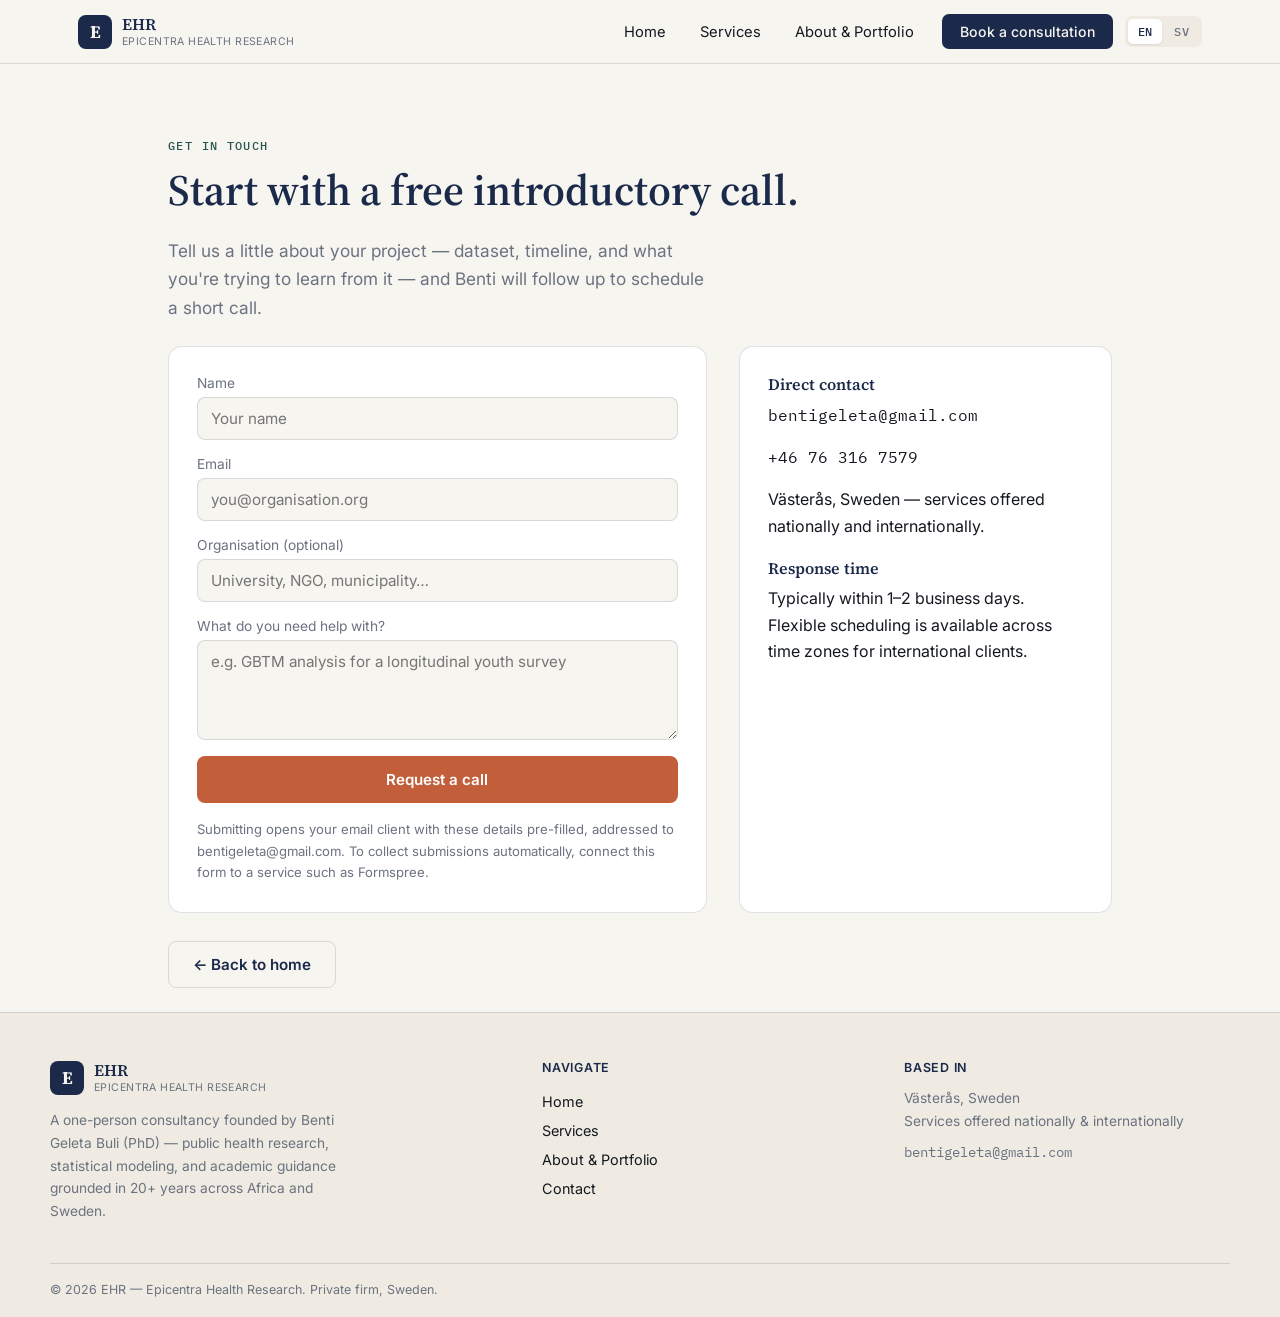
<file: contact-en.html>
<!DOCTYPE html>
<html lang="en">
<head>
<meta charset="UTF-8">
<meta name="viewport" content="width=device-width, initial-scale=1.0">
<title>Contact — Epicentra Health Research (EHR)</title>
<meta name="description" content="Get in touch with Epicentra Health Research (EHR) to start a free introductory consultation.">
<link rel="preconnect" href="https://fonts.googleapis.com">
<link href="https://fonts.googleapis.com/css2?family=Source+Serif+4:ital,opsz,wght@0,8..60,400;0,8..60,500;0,8..60,600;0,8..60,700;1,8..60,400&family=Inter:wght@400;500;600;700&family=IBM+Plex+Mono:wght@400;500&display=swap" rel="stylesheet">
<link rel="stylesheet" href="styles.css">
<link rel="alternate" hreflang="en" href="https://www.epicentrahealth.com/contact.html">
<link rel="alternate" hreflang="sv" href="https://www.epicentrahealth.com/sv/contact.html">
</head>
<body>

<header class="nav">
  <div class="nav-inner">
    <a class="brand" href="index.html" aria-label="Epicentra Health Research home">
      <span class="brand-mark">E</span>
      <span class="brand-text">EHR<span class="brand-sub">Epicentra Health Research</span></span>
    </a>
    <nav class="nav-links" aria-label="Primary">
      <a class="nav-link" href="index.html">Home</a>
      <a class="nav-link" href="services.html">Services</a>
      <a class="nav-link" href="about.html">About &amp; Portfolio</a>
      <a class="nav-cta" href="contact.html">Book a consultation</a>
      <div class="lang-switch" aria-label="Language switch">
        <a class="lang-link active" href="contact.html">EN</a>
        <a class="lang-link" href="sv/contact.html">SV</a>
      </div>
    </nav>
    <button class="nav-burger" aria-label="Toggle menu" onclick="document.getElementById('navMobile').classList.toggle('open')">
      <span></span><span></span><span></span>
    </button>
  </div>
  <div class="nav-mobile" id="navMobile">
    <a class="nav-mobile-link" href="index.html">Home</a>
    <a class="nav-mobile-link" href="services.html">Services</a>
    <a class="nav-mobile-link" href="about.html">About &amp; Portfolio</a>
    <a class="nav-mobile-link cta" href="contact.html">Book a consultation</a>
    <div class="nav-mobile-lang">
      <span>Language</span>
      <a class="active" href="contact.html">EN</a>
      <a href="sv/contact.html">SV</a>
    </div>
  </div>
</header>

<main>

<section class="page-hero contact-hero">
  <p class="eyebrow">Get in touch</p>
  <h1>Start with a free introductory call.</h1>
  <p class="lede">Tell us a little about your project — dataset, timeline, and what you're trying to learn from it — and Benti will follow up to schedule a short call.</p>

  <div class="contact-grid">
    <form class="contact-form" id="contactForm">
      <label>Name
        <input type="text" name="name" required placeholder="Your name">
      </label>
      <label>Email
        <input type="email" name="email" required placeholder="you@organisation.org">
      </label>
      <label>Organisation (optional)
        <input type="text" name="org" placeholder="University, NGO, municipality…">
      </label>
      <label>What do you need help with?
        <textarea name="message" rows="4" required placeholder="e.g. GBTM analysis for a longitudinal youth survey"></textarea>
      </label>
      <button class="btn btn-clay" type="submit">Request a call</button>
      <p class="form-note" id="formNote">Submitting opens your email client with these details pre-filled, addressed to bentigeleta@gmail.com. To collect submissions automatically, connect this form to a service such as Formspree.</p>
    </form>

    <div class="contact-side info-card">
      <h3>Direct contact</h3>
      <p class="mono">bentigeleta@gmail.com</p>
      <p class="mono">+46 76 316 7579</p>
      <p>Västerås, Sweden — services offered nationally and internationally.</p>
      <h3 class="mt">Response time</h3>
      <p>Typically within 1–2 business days. Flexible scheduling is available across time zones for international clients.</p>
    </div>
  </div>

  <a class="btn btn-ghost back" href="index.html">← Back to home</a>
</section>

</main>

<footer class="footer">
  <div class="footer-inner">
    <div class="footer-col">
      <div class="brand footer-brand">
        <span class="brand-mark">E</span>
        <span class="brand-text">EHR<span class="brand-sub">Epicentra Health Research</span></span>
      </div>
      <p class="footer-note">A one-person consultancy founded by Benti Geleta Buli (PhD) — public health research, statistical modeling, and academic guidance grounded in 20+ years across Africa and Sweden.</p>
    </div>
    <div class="footer-col">
      <h4>Navigate</h4>
      <a href="index.html">Home</a>
      <a href="services.html">Services</a>
      <a href="about.html">About &amp; Portfolio</a>
      <a href="contact.html">Contact</a>
    </div>
    <div class="footer-col">
      <h4>Based in</h4>
      <p class="footer-note">Västerås, Sweden<br>Services offered nationally &amp; internationally</p>
      <p class="footer-note mono">bentigeleta@gmail.com</p>
    </div>
  </div>
  <div class="footer-bottom">
    <span>© 2026 EHR — Epicentra Health Research. Private firm, Sweden.</span>
  </div>
</footer>

<script>
document.getElementById('contactForm').addEventListener('submit', function(e){
  e.preventDefault();
  var f = e.target;
  var subject = encodeURIComponent('EHR inquiry from ' + f.name.value);
  var body = encodeURIComponent(
    'Name: ' + f.name.value + '\n' +
    'Email: ' + f.email.value + '\n' +
    'Organisation: ' + (f.org.value || '—') + '\n\n' +
    'Message:\n' + f.message.value
  );
  window.location.href = 'mailto:bentigeleta@gmail.com?subject=' + subject + '&body=' + body;
});
</script>

</body>
</html>
</file>
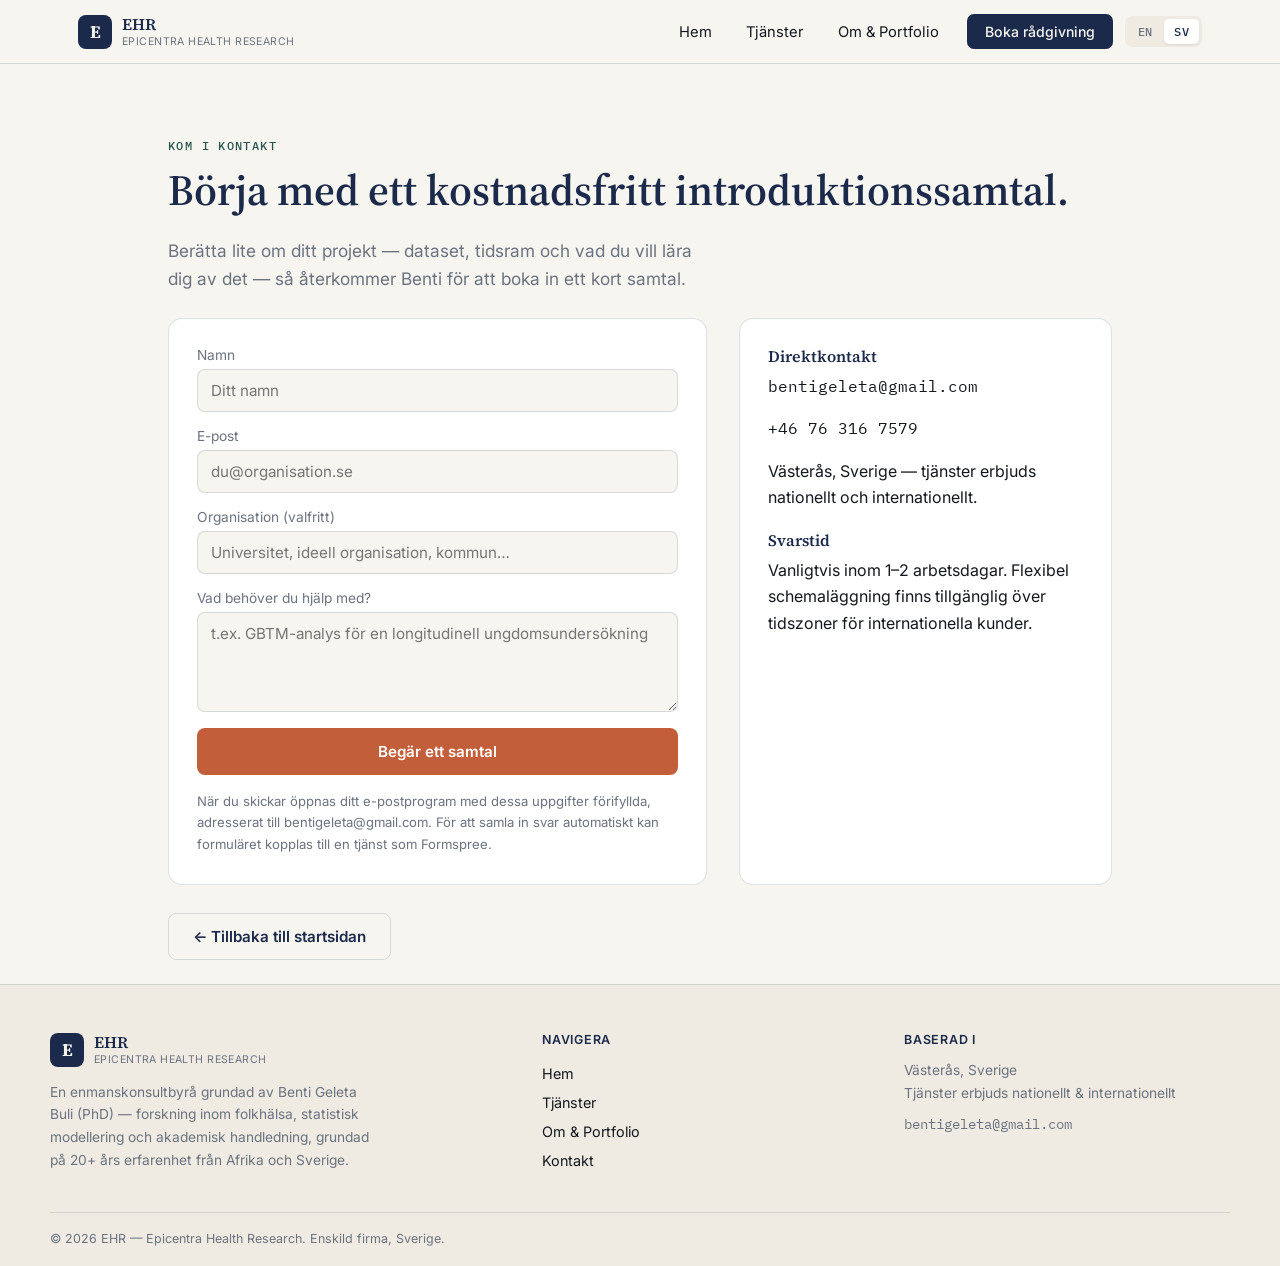
<file: contact.html>
<!DOCTYPE html>
<html lang="sv">
<head>
<meta charset="UTF-8">
<meta name="viewport" content="width=device-width, initial-scale=1.0">
<title>Kontakt — Epicentra Health Research (EHR)</title>
<meta name="description" content="Kom i kontakt med Epicentra Health Research (EHR) för att boka en kostnadsfri introduktionskonsultation.">
<link rel="preconnect" href="https://fonts.googleapis.com">
<link href="https://fonts.googleapis.com/css2?family=Source+Serif+4:ital,opsz,wght@0,8..60,400;0,8..60,500;0,8..60,600;0,8..60,700;1,8..60,400&family=Inter:wght@400;500;600;700&family=IBM+Plex+Mono:wght@400;500&display=swap" rel="stylesheet">
<link rel="stylesheet" href="../styles.css">
<link rel="alternate" hreflang="en" href="https://www.epicentrahealth.com/contact.html">
<link rel="alternate" hreflang="sv" href="https://www.epicentrahealth.com/sv/contact.html">
</head>
<body>

<header class="nav">
  <div class="nav-inner">
    <a class="brand" href="index.html" aria-label="Epicentra Health Research, startsida">
      <span class="brand-mark">E</span>
      <span class="brand-text">EHR<span class="brand-sub">Epicentra Health Research</span></span>
    </a>
    <nav class="nav-links" aria-label="Primär">
      <a class="nav-link" href="index.html">Hem</a>
      <a class="nav-link" href="services.html">Tjänster</a>
      <a class="nav-link" href="about.html">Om &amp; Portfolio</a>
      <a class="nav-cta" href="contact.html">Boka rådgivning</a>
      <div class="lang-switch" aria-label="Språkval">
        <a class="lang-link" href="../contact.html">EN</a>
        <a class="lang-link active" href="contact.html">SV</a>
      </div>
    </nav>
    <button class="nav-burger" aria-label="Växla meny" onclick="document.getElementById('navMobile').classList.toggle('open')">
      <span></span><span></span><span></span>
    </button>
  </div>
  <div class="nav-mobile" id="navMobile">
    <a class="nav-mobile-link" href="index.html">Hem</a>
    <a class="nav-mobile-link" href="services.html">Tjänster</a>
    <a class="nav-mobile-link" href="about.html">Om &amp; Portfolio</a>
    <a class="nav-mobile-link cta" href="contact.html">Boka rådgivning</a>
    <div class="nav-mobile-lang">
      <span>Språk</span>
      <a href="../contact.html">EN</a>
      <a class="active" href="contact.html">SV</a>
    </div>
  </div>
</header>

<main>

<section class="page-hero contact-hero">
  <p class="eyebrow">Kom i kontakt</p>
  <h1>Börja med ett kostnadsfritt introduktionssamtal.</h1>
  <p class="lede">Berätta lite om ditt projekt — dataset, tidsram och vad du vill lära dig av det — så återkommer Benti för att boka in ett kort samtal.</p>

  <div class="contact-grid">
    <form class="contact-form" id="contactForm">
      <label>Namn
        <input type="text" name="name" required placeholder="Ditt namn">
      </label>
      <label>E-post
        <input type="email" name="email" required placeholder="du@organisation.se">
      </label>
      <label>Organisation (valfritt)
        <input type="text" name="org" placeholder="Universitet, ideell organisation, kommun…">
      </label>
      <label>Vad behöver du hjälp med?
        <textarea name="message" rows="4" required placeholder="t.ex. GBTM-analys för en longitudinell ungdomsundersökning"></textarea>
      </label>
      <button class="btn btn-clay" type="submit">Begär ett samtal</button>
      <p class="form-note" id="formNote">När du skickar öppnas ditt e-postprogram med dessa uppgifter förifyllda, adresserat till bentigeleta@gmail.com. För att samla in svar automatiskt kan formuläret kopplas till en tjänst som Formspree.</p>
    </form>

    <div class="contact-side info-card">
      <h3>Direktkontakt</h3>
      <p class="mono">bentigeleta@gmail.com</p>
      <p class="mono">+46 76 316 7579</p>
      <p>Västerås, Sverige — tjänster erbjuds nationellt och internationellt.</p>
      <h3 class="mt">Svarstid</h3>
      <p>Vanligtvis inom 1–2 arbetsdagar. Flexibel schemaläggning finns tillgänglig över tidszoner för internationella kunder.</p>
    </div>
  </div>

  <a class="btn btn-ghost back" href="index.html">← Tillbaka till startsidan</a>
</section>

</main>

<footer class="footer">
  <div class="footer-inner">
    <div class="footer-col">
      <div class="brand footer-brand">
        <span class="brand-mark">E</span>
        <span class="brand-text">EHR<span class="brand-sub">Epicentra Health Research</span></span>
      </div>
      <p class="footer-note">En enmanskonsultbyrå grundad av Benti Geleta Buli (PhD) — forskning inom folkhälsa, statistisk modellering och akademisk handledning, grundad på 20+ års erfarenhet från Afrika och Sverige.</p>
    </div>
    <div class="footer-col">
      <h4>Navigera</h4>
      <a href="index.html">Hem</a>
      <a href="services.html">Tjänster</a>
      <a href="about.html">Om &amp; Portfolio</a>
      <a href="contact.html">Kontakt</a>
    </div>
    <div class="footer-col">
      <h4>Baserad i</h4>
      <p class="footer-note">Västerås, Sverige<br>Tjänster erbjuds nationellt &amp; internationellt</p>
      <p class="footer-note mono">bentigeleta@gmail.com</p>
    </div>
  </div>
  <div class="footer-bottom">
    <span>© 2026 EHR — Epicentra Health Research. Enskild firma, Sverige.</span>
  </div>
</footer>

<script>
document.getElementById('contactForm').addEventListener('submit', function(e){
  e.preventDefault();
  var f = e.target;
  var subject = encodeURIComponent('EHR-förfrågan från ' + f.name.value);
  var body = encodeURIComponent(
    'Namn: ' + f.name.value + '\n' +
    'E-post: ' + f.email.value + '\n' +
    'Organisation: ' + (f.org.value || '—') + '\n\n' +
    'Meddelande:\n' + f.message.value
  );
  window.location.href = 'mailto:bentigeleta@gmail.com?subject=' + subject + '&body=' + body;
});
</script>

</body>
</html>
</file>
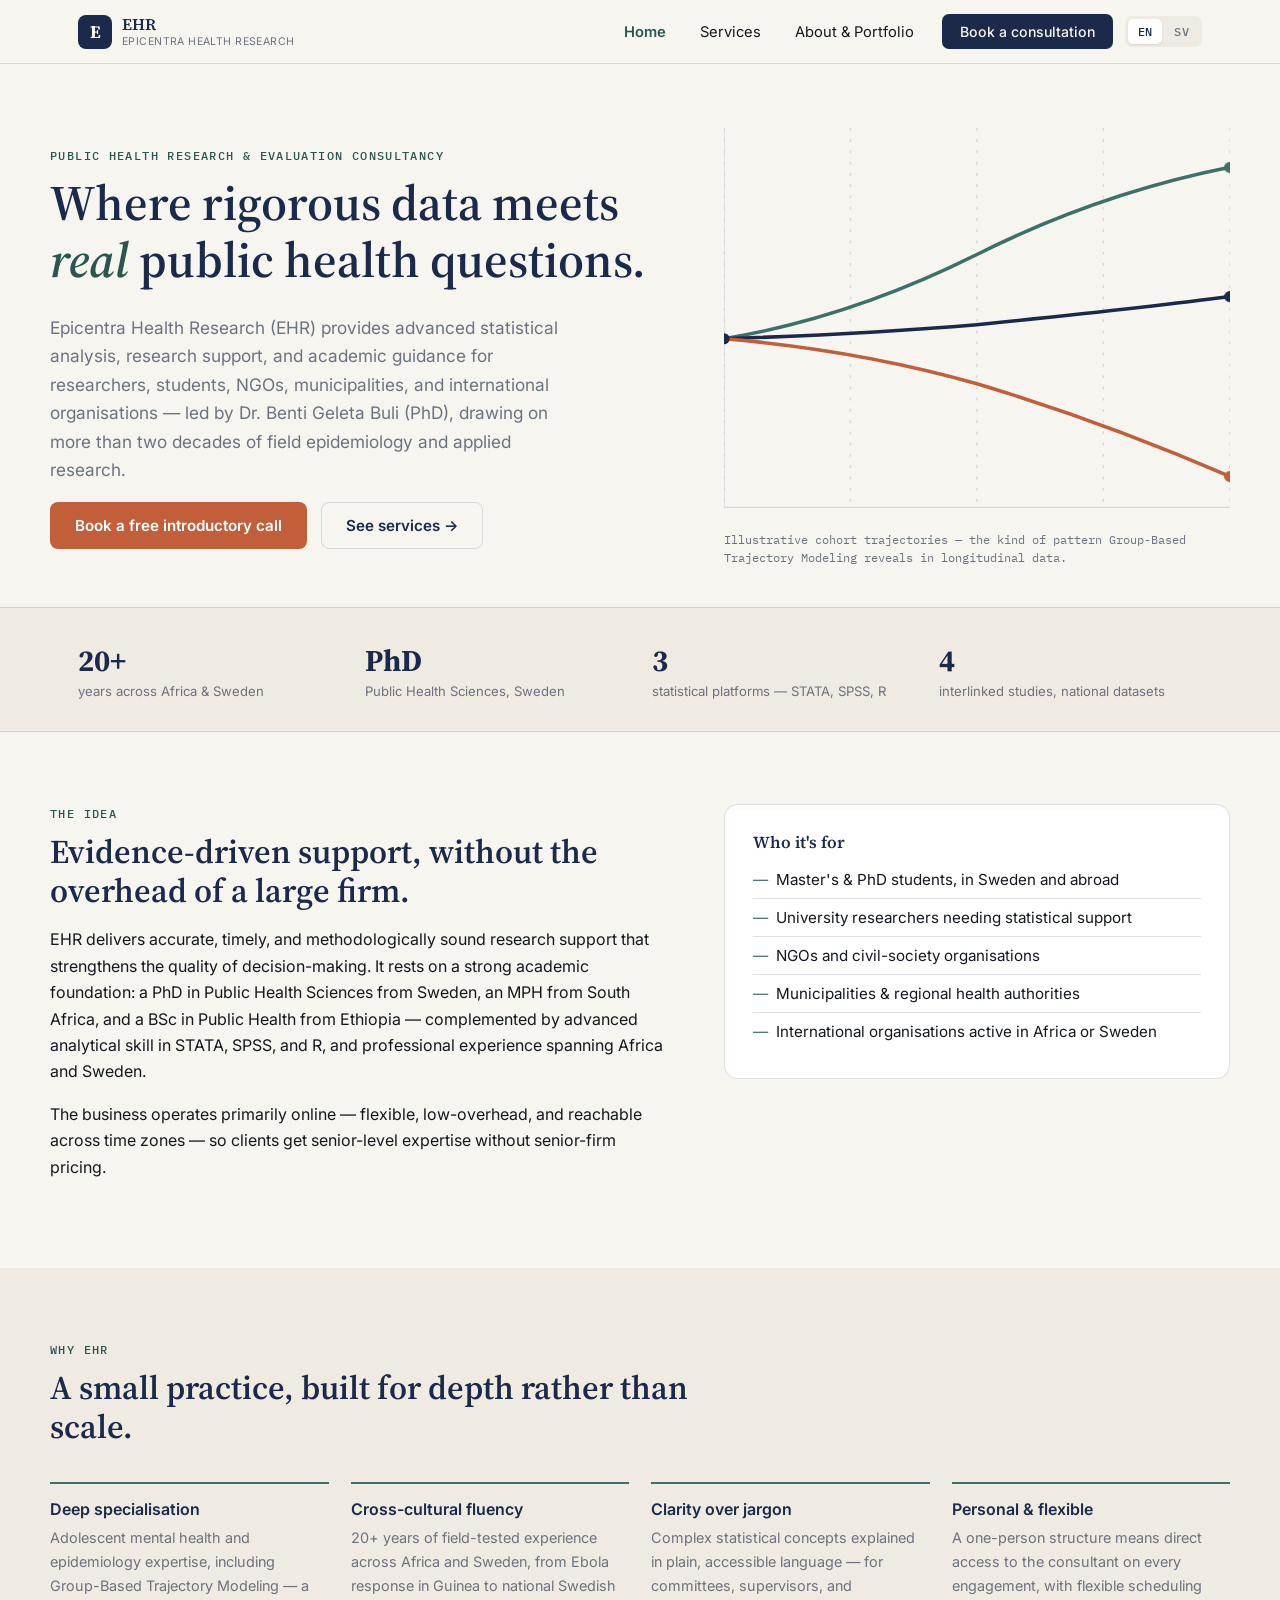
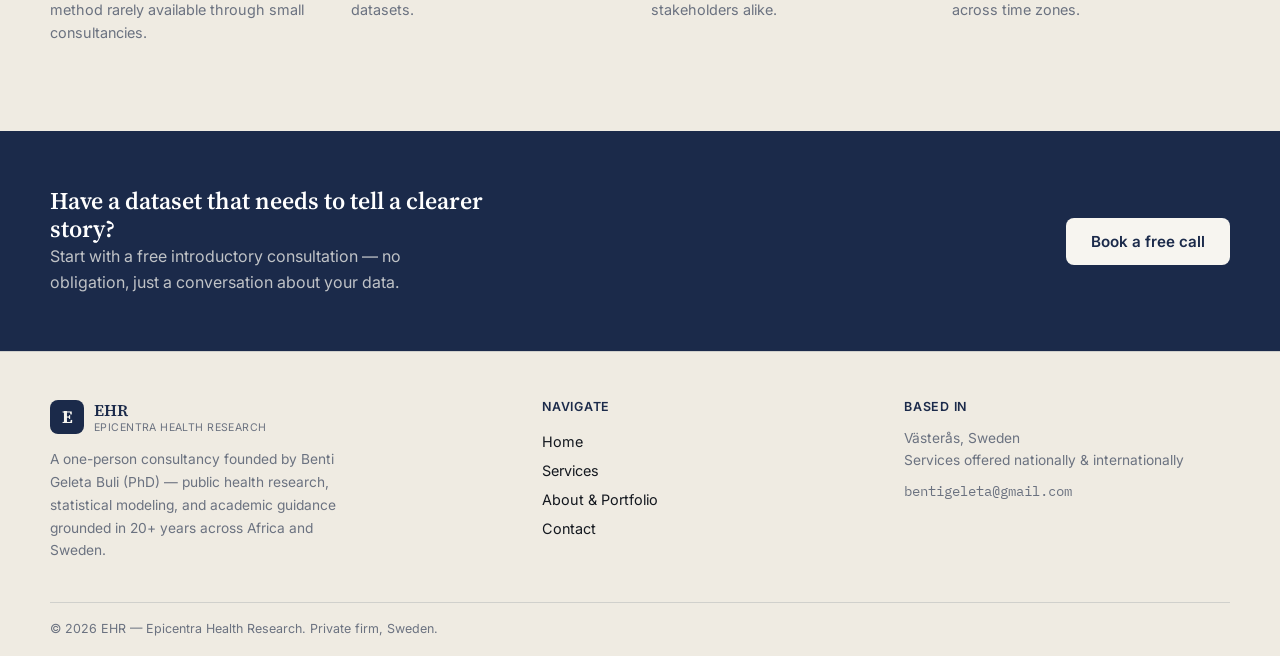
<file: index-en.html>
<!DOCTYPE html>
<html lang="en">
<head>
<meta charset="UTF-8">
<meta name="viewport" content="width=device-width, initial-scale=1.0">
<title>Epicentra Health Research (EHR) — Public Health Research &amp; Evaluation Solutions</title>
<meta name="description" content="Epicentra Health Research (EHR) provides advanced statistical analysis, research support, and academic guidance for researchers, students, NGOs, municipalities, and international organisations.">
<link rel="preconnect" href="https://fonts.googleapis.com">
<link href="https://fonts.googleapis.com/css2?family=Source+Serif+4:ital,opsz,wght@0,8..60,400;0,8..60,500;0,8..60,600;0,8..60,700;1,8..60,400&family=Inter:wght@400;500;600;700&family=IBM+Plex+Mono:wght@400;500&display=swap" rel="stylesheet">
<link rel="stylesheet" href="styles.css">
<link rel="alternate" hreflang="en" href="https://www.epicentrahealth.com/index.html">
<link rel="alternate" hreflang="sv" href="https://www.epicentrahealth.com/sv/index.html">
</head>
<body>

<header class="nav">
  <div class="nav-inner">
    <a class="brand" href="index.html" aria-label="Epicentra Health Research home">
      <span class="brand-mark">E</span>
      <span class="brand-text">EHR<span class="brand-sub">Epicentra Health Research</span></span>
    </a>
    <nav class="nav-links" aria-label="Primary">
      <a class="nav-link active" href="index.html">Home</a>
      <a class="nav-link" href="services.html">Services</a>
      <a class="nav-link" href="about.html">About &amp; Portfolio</a>
      <a class="nav-cta" href="contact.html">Book a consultation</a>
      <div class="lang-switch" aria-label="Language switch">
        <a class="lang-link active" href="index.html">EN</a>
        <a class="lang-link" href="sv/index.html">SV</a>
      </div>
    </nav>
    <button class="nav-burger" aria-label="Toggle menu" onclick="document.getElementById('navMobile').classList.toggle('open')">
      <span></span><span></span><span></span>
    </button>
  </div>
  <div class="nav-mobile" id="navMobile">
    <a class="nav-mobile-link active" href="index.html">Home</a>
    <a class="nav-mobile-link" href="services.html">Services</a>
    <a class="nav-mobile-link" href="about.html">About &amp; Portfolio</a>
    <a class="nav-mobile-link cta" href="contact.html">Book a consultation</a>
    <div class="nav-mobile-lang">
      <span>Language</span>
      <a class="active" href="index.html">EN</a>
      <a href="sv/index.html">SV</a>
    </div>
  </div>
</header>

<main>

<section class="hero">
  <div class="hero-inner">
    <div class="hero-text">
      <p class="eyebrow">Public health research &amp; evaluation consultancy</p>
      <h1>Where rigorous data meets <em>real</em> public health questions.</h1>
      <p class="lede">Epicentra Health Research (EHR) provides advanced statistical analysis, research support, and academic guidance for researchers, students, NGOs, municipalities, and international organisations — led by Dr. Benti Geleta Buli (PhD), drawing on more than two decades of field epidemiology and applied research.</p>
      <div class="hero-actions">
        <a class="btn btn-clay" href="contact.html">Book a free introductory call</a>
        <a class="btn btn-ghost" href="services.html">See services →</a>
      </div>
    </div>
    <div class="hero-visual">
      <svg viewBox="0 0 360 280" class="traj-svg" role="img" aria-label="Three diverging trend trajectories">
        <line x1="0" y1="270" x2="360" y2="270" stroke="var(--line)" stroke-width="1"/>
        <line x1="0" y1="0" x2="0" y2="270" stroke="var(--line)" stroke-width="1"/>
        <line x1="0" y1="0" x2="0" y2="270" stroke="var(--line)" stroke-width="1" stroke-dasharray="2 6"/>
        <line x1="90" y1="0" x2="90" y2="270" stroke="var(--line)" stroke-width="1" stroke-dasharray="2 6"/>
        <line x1="180" y1="0" x2="180" y2="270" stroke="var(--line)" stroke-width="1" stroke-dasharray="2 6"/>
        <line x1="270" y1="0" x2="270" y2="270" stroke="var(--line)" stroke-width="1" stroke-dasharray="2 6"/>
        <line x1="360" y1="0" x2="360" y2="270" stroke="var(--line)" stroke-width="1" stroke-dasharray="2 6"/>
        <path class="p0" d="M0,150 C60,140 120,120 180,90 C240,60 300,40 360,28" fill="none" stroke="#3D7068" stroke-width="2.5" stroke-linecap="round"/>
        <path class="p1" d="M0,150 C60,148 120,145 180,140 C240,134 300,128 360,120" fill="none" stroke="#1B2A4A" stroke-width="2.5" stroke-linecap="round"/>
        <path class="p2" d="M0,150 C60,155 120,165 180,182 C240,200 300,222 360,248" fill="none" stroke="#C25E3A" stroke-width="2.5" stroke-linecap="round"/>
        <circle class="dot dot0" cx="360" cy="28" r="4" fill="#3D7068"/>
        <circle class="dot dot1" cx="360" cy="120" r="4" fill="#1B2A4A"/>
        <circle class="dot dot2" cx="360" cy="248" r="4" fill="#C25E3A"/>
        <circle cx="0" cy="150" r="4" fill="#1B2A4A"/>
      </svg>
      <div class="hero-visual-caption mono">Illustrative cohort trajectories — the kind of pattern Group-Based Trajectory Modeling reveals in longitudinal data.</div>
    </div>
  </div>
</section>

<section class="stats">
  <div class="stats-inner">
    <div class="stat"><div class="stat-n">20+</div><div class="stat-l">years across Africa &amp; Sweden</div></div>
    <div class="stat"><div class="stat-n">PhD</div><div class="stat-l">Public Health Sciences, Sweden</div></div>
    <div class="stat"><div class="stat-n">3</div><div class="stat-l">statistical platforms — STATA, SPSS, R</div></div>
    <div class="stat"><div class="stat-n">4</div><div class="stat-l">interlinked studies, national datasets</div></div>
  </div>
</section>

<section class="section">
  <div class="section-inner two-col">
    <div>
      <p class="eyebrow">The idea</p>
      <h2>Evidence-driven support, without the overhead of a large firm.</h2>
      <p>EHR delivers accurate, timely, and methodologically sound research support that strengthens the quality of decision-making. It rests on a strong academic foundation: a PhD in Public Health Sciences from Sweden, an MPH from South Africa, and a BSc in Public Health from Ethiopia — complemented by advanced analytical skill in STATA, SPSS, and R, and professional experience spanning Africa and Sweden.</p>
      <p>The business operates primarily online — flexible, low-overhead, and reachable across time zones — so clients get senior-level expertise without senior-firm pricing.</p>
    </div>
    <div class="info-card">
      <h3>Who it's for</h3>
      <ul>
        <li>Master's &amp; PhD students, in Sweden and abroad</li>
        <li>University researchers needing statistical support</li>
        <li>NGOs and civil-society organisations</li>
        <li>Municipalities &amp; regional health authorities</li>
        <li>International organisations active in Africa or Sweden</li>
      </ul>
    </div>
  </div>
</section>

<section class="section alt">
  <div class="section-inner">
    <p class="eyebrow">Why EHR</p>
    <h2>A small practice, built for depth rather than scale.</h2>
    <div class="adv-grid">
      <div class="advantage"><h3>Deep specialisation</h3><p>Adolescent mental health and epidemiology expertise, including Group-Based Trajectory Modeling — a method rarely available through small consultancies.</p></div>
      <div class="advantage"><h3>Cross-cultural fluency</h3><p>20+ years of field-tested experience across Africa and Sweden, from Ebola response in Guinea to national Swedish datasets.</p></div>
      <div class="advantage"><h3>Clarity over jargon</h3><p>Complex statistical concepts explained in plain, accessible language — for committees, supervisors, and stakeholders alike.</p></div>
      <div class="advantage"><h3>Personal &amp; flexible</h3><p>A one-person structure means direct access to the consultant on every engagement, with flexible scheduling across time zones.</p></div>
    </div>
  </div>
</section>

<section class="cta-band">
  <div class="cta-inner">
    <div>
      <h2>Have a dataset that needs to tell a clearer story?</h2>
      <p>Start with a free introductory consultation — no obligation, just a conversation about your data.</p>
    </div>
    <a class="btn btn-paper" href="contact.html">Book a free call</a>
  </div>
</section>

</main>

<footer class="footer">
  <div class="footer-inner">
    <div class="footer-col">
      <div class="brand footer-brand">
        <span class="brand-mark">E</span>
        <span class="brand-text">EHR<span class="brand-sub">Epicentra Health Research</span></span>
      </div>
      <p class="footer-note">A one-person consultancy founded by Benti Geleta Buli (PhD) — public health research, statistical modeling, and academic guidance grounded in 20+ years across Africa and Sweden.</p>
    </div>
    <div class="footer-col">
      <h4>Navigate</h4>
      <a href="index.html">Home</a>
      <a href="services.html">Services</a>
      <a href="about.html">About &amp; Portfolio</a>
      <a href="contact.html">Contact</a>
    </div>
    <div class="footer-col">
      <h4>Based in</h4>
      <p class="footer-note">Västerås, Sweden<br>Services offered nationally &amp; internationally</p>
      <p class="footer-note mono">bentigeleta@gmail.com</p>
    </div>
  </div>
  <div class="footer-bottom">
    <span>© 2026 EHR — Epicentra Health Research. Private firm, Sweden.</span>
  </div>
</footer>

</body>
</html>
</file>
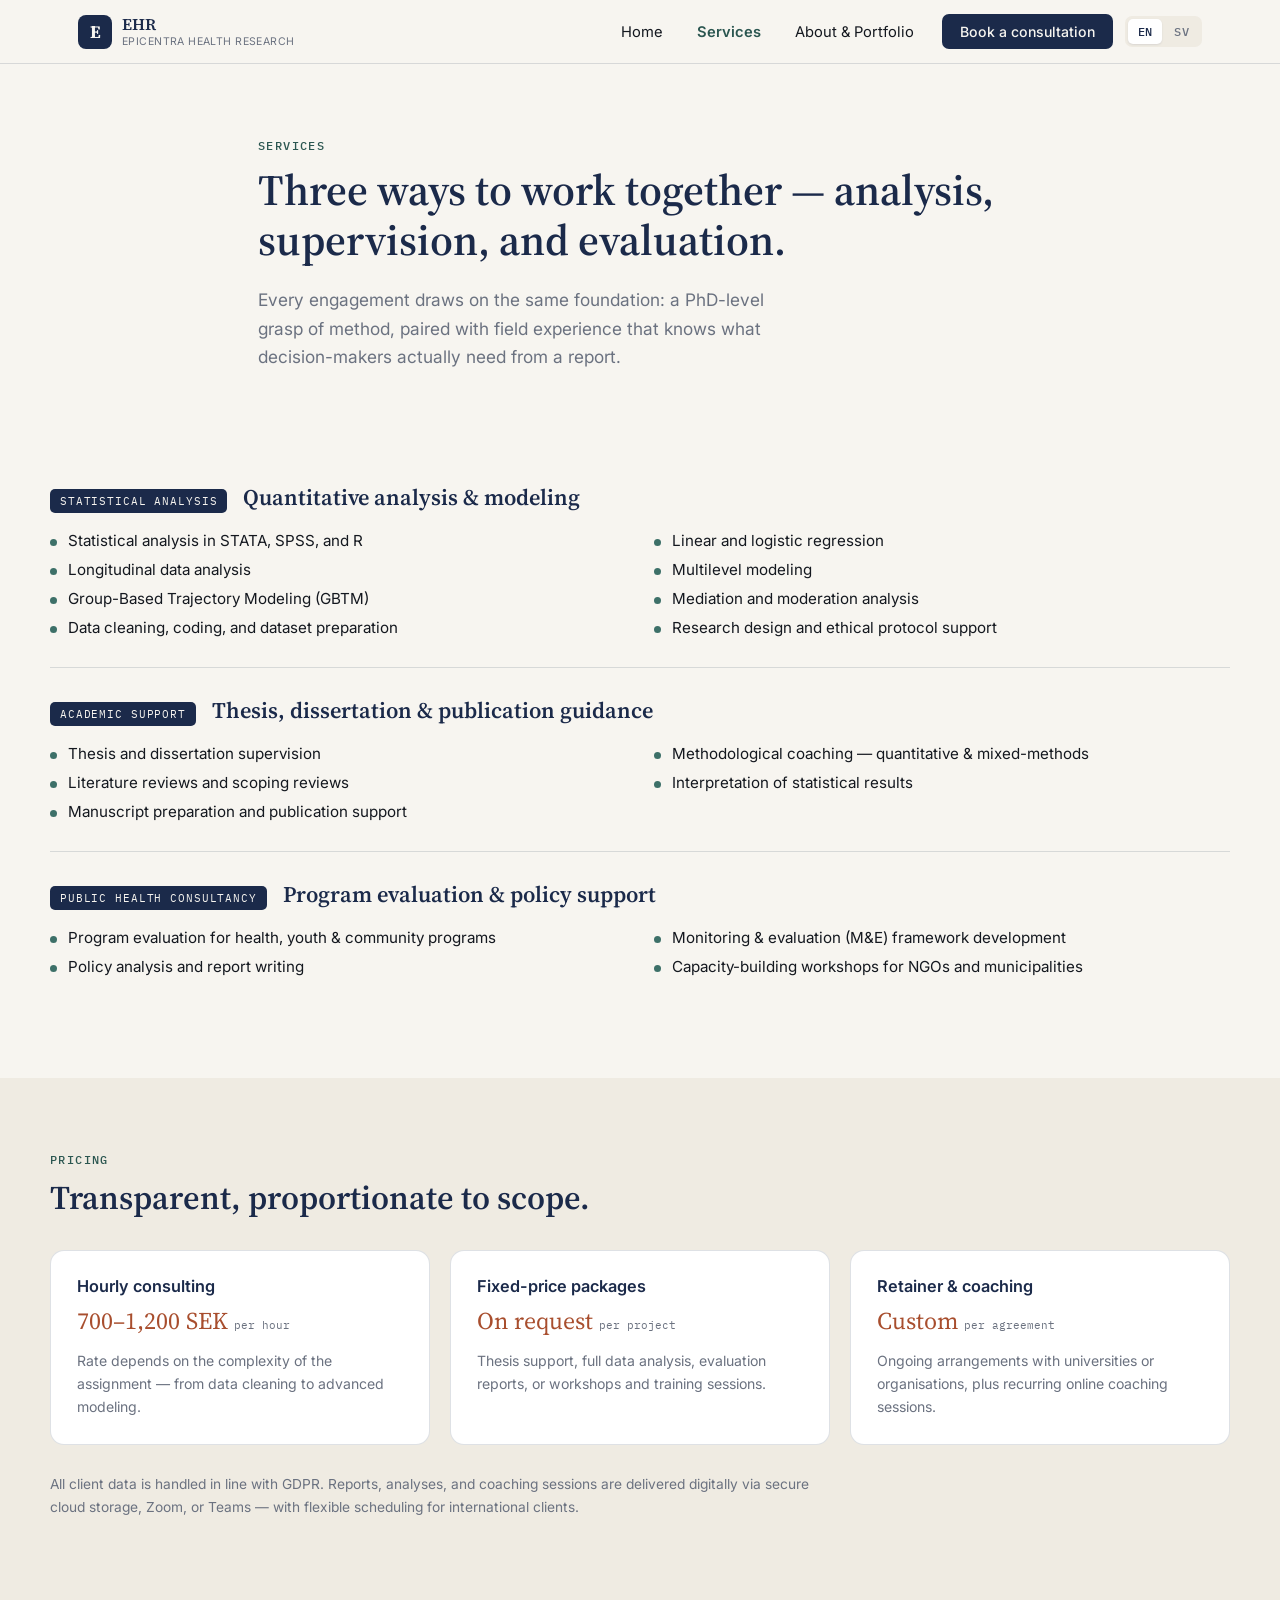
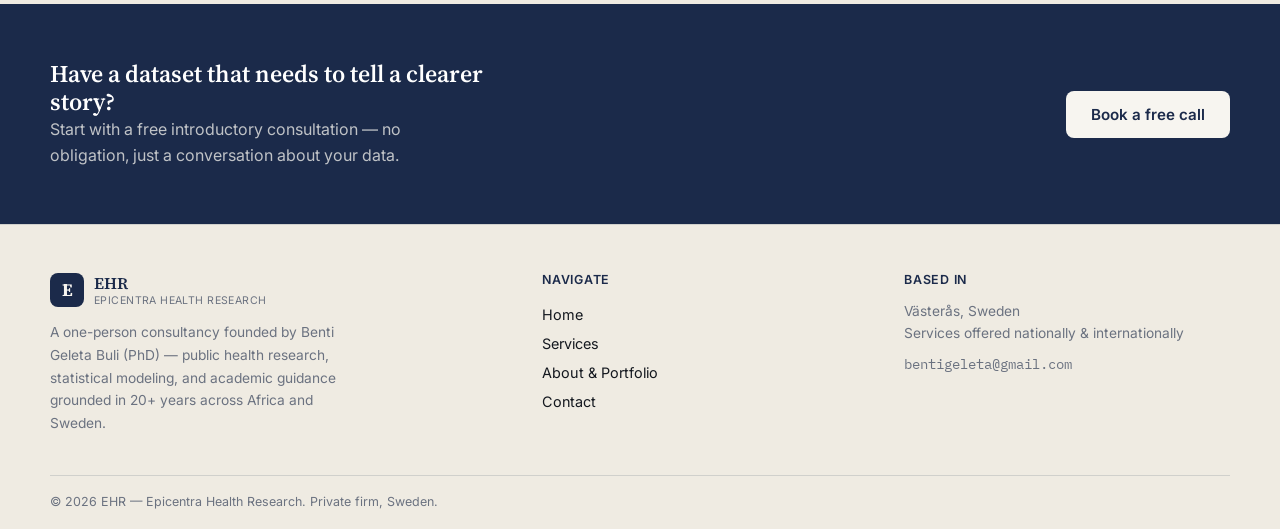
<file: services-en.html>
<!DOCTYPE html>
<html lang="en">
<head>
<meta charset="UTF-8">
<meta name="viewport" content="width=device-width, initial-scale=1.0">
<title>Services — Epicentra Health Research (EHR)</title>
<meta name="description" content="Statistical analysis, thesis & dissertation guidance, and public health program evaluation services from Epicentra Health Research (EHR).">
<link rel="preconnect" href="https://fonts.googleapis.com">
<link href="https://fonts.googleapis.com/css2?family=Source+Serif+4:ital,opsz,wght@0,8..60,400;0,8..60,500;0,8..60,600;0,8..60,700;1,8..60,400&family=Inter:wght@400;500;600;700&family=IBM+Plex+Mono:wght@400;500&display=swap" rel="stylesheet">
<link rel="stylesheet" href="styles.css">
<link rel="alternate" hreflang="en" href="https://www.epicentrahealth.com/services.html">
<link rel="alternate" hreflang="sv" href="https://www.epicentrahealth.com/sv/services.html">
</head>
<body>

<header class="nav">
  <div class="nav-inner">
    <a class="brand" href="index.html" aria-label="Epicentra Health Research home">
      <span class="brand-mark">E</span>
      <span class="brand-text">EHR<span class="brand-sub">Epicentra Health Research</span></span>
    </a>
    <nav class="nav-links" aria-label="Primary">
      <a class="nav-link" href="index.html">Home</a>
      <a class="nav-link active" href="services.html">Services</a>
      <a class="nav-link" href="about.html">About &amp; Portfolio</a>
      <a class="nav-cta" href="contact.html">Book a consultation</a>
      <div class="lang-switch" aria-label="Language switch">
        <a class="lang-link active" href="services.html">EN</a>
        <a class="lang-link" href="sv/services.html">SV</a>
      </div>
    </nav>
    <button class="nav-burger" aria-label="Toggle menu" onclick="document.getElementById('navMobile').classList.toggle('open')">
      <span></span><span></span><span></span>
    </button>
  </div>
  <div class="nav-mobile" id="navMobile">
    <a class="nav-mobile-link" href="index.html">Home</a>
    <a class="nav-mobile-link active" href="services.html">Services</a>
    <a class="nav-mobile-link" href="about.html">About &amp; Portfolio</a>
    <a class="nav-mobile-link cta" href="contact.html">Book a consultation</a>
    <div class="nav-mobile-lang">
      <span>Language</span>
      <a class="active" href="services.html">EN</a>
      <a href="sv/services.html">SV</a>
    </div>
  </div>
</header>

<main>

<section class="page-hero">
  <p class="eyebrow">Services</p>
  <h1>Three ways to work together — analysis, supervision, and evaluation.</h1>
  <p class="lede">Every engagement draws on the same foundation: a PhD-level grasp of method, paired with field experience that knows what decision-makers actually need from a report.</p>
</section>

<section class="section">
  <div class="section-inner">

    <div class="service-group">
      <div class="service-group-head">
        <span class="tag">Statistical analysis</span>
        <h2>Quantitative analysis &amp; modeling</h2>
      </div>
      <ul class="service-list">
        <li>Statistical analysis in STATA, SPSS, and R</li>
        <li>Linear and logistic regression</li>
        <li>Longitudinal data analysis</li>
        <li>Multilevel modeling</li>
        <li>Group-Based Trajectory Modeling (GBTM)</li>
        <li>Mediation and moderation analysis</li>
        <li>Data cleaning, coding, and dataset preparation</li>
        <li>Research design and ethical protocol support</li>
      </ul>
    </div>

    <div class="service-group">
      <div class="service-group-head">
        <span class="tag">Academic support</span>
        <h2>Thesis, dissertation &amp; publication guidance</h2>
      </div>
      <ul class="service-list">
        <li>Thesis and dissertation supervision</li>
        <li>Methodological coaching — quantitative &amp; mixed-methods</li>
        <li>Literature reviews and scoping reviews</li>
        <li>Interpretation of statistical results</li>
        <li>Manuscript preparation and publication support</li>
      </ul>
    </div>

    <div class="service-group">
      <div class="service-group-head">
        <span class="tag">Public health consultancy</span>
        <h2>Program evaluation &amp; policy support</h2>
      </div>
      <ul class="service-list">
        <li>Program evaluation for health, youth &amp; community programs</li>
        <li>Monitoring &amp; evaluation (M&amp;E) framework development</li>
        <li>Policy analysis and report writing</li>
        <li>Capacity-building workshops for NGOs and municipalities</li>
      </ul>
    </div>

  </div>
</section>

<section class="section alt">
  <div class="section-inner">
    <p class="eyebrow">Pricing</p>
    <h2>Transparent, proportionate to scope.</h2>
    <div class="pricing-grid">
      <div class="price-card">
        <h3>Hourly consulting</h3>
        <div class="price-amount">700–1,200 SEK <span class="mono unit">per hour</span></div>
        <p>Rate depends on the complexity of the assignment — from data cleaning to advanced modeling.</p>
      </div>
      <div class="price-card">
        <h3>Fixed-price packages</h3>
        <div class="price-amount">On request <span class="mono unit">per project</span></div>
        <p>Thesis support, full data analysis, evaluation reports, or workshops and training sessions.</p>
      </div>
      <div class="price-card">
        <h3>Retainer &amp; coaching</h3>
        <div class="price-amount">Custom <span class="mono unit">per agreement</span></div>
        <p>Ongoing arrangements with universities or organisations, plus recurring online coaching sessions.</p>
      </div>
    </div>
    <p class="price-foot">All client data is handled in line with GDPR. Reports, analyses, and coaching sessions are delivered digitally via secure cloud storage, Zoom, or Teams — with flexible scheduling for international clients.</p>
  </div>
</section>

<section class="cta-band">
  <div class="cta-inner">
    <div>
      <h2>Have a dataset that needs to tell a clearer story?</h2>
      <p>Start with a free introductory consultation — no obligation, just a conversation about your data.</p>
    </div>
    <a class="btn btn-paper" href="contact.html">Book a free call</a>
  </div>
</section>

</main>

<footer class="footer">
  <div class="footer-inner">
    <div class="footer-col">
      <div class="brand footer-brand">
        <span class="brand-mark">E</span>
        <span class="brand-text">EHR<span class="brand-sub">Epicentra Health Research</span></span>
      </div>
      <p class="footer-note">A one-person consultancy founded by Benti Geleta Buli (PhD) — public health research, statistical modeling, and academic guidance grounded in 20+ years across Africa and Sweden.</p>
    </div>
    <div class="footer-col">
      <h4>Navigate</h4>
      <a href="index.html">Home</a>
      <a href="services.html">Services</a>
      <a href="about.html">About &amp; Portfolio</a>
      <a href="contact.html">Contact</a>
    </div>
    <div class="footer-col">
      <h4>Based in</h4>
      <p class="footer-note">Västerås, Sweden<br>Services offered nationally &amp; internationally</p>
      <p class="footer-note mono">bentigeleta@gmail.com</p>
    </div>
  </div>
  <div class="footer-bottom">
    <span>© 2026 EHR — Epicentra Health Research. Private firm, Sweden.</span>
  </div>
</footer>

</body>
</html>
</file>
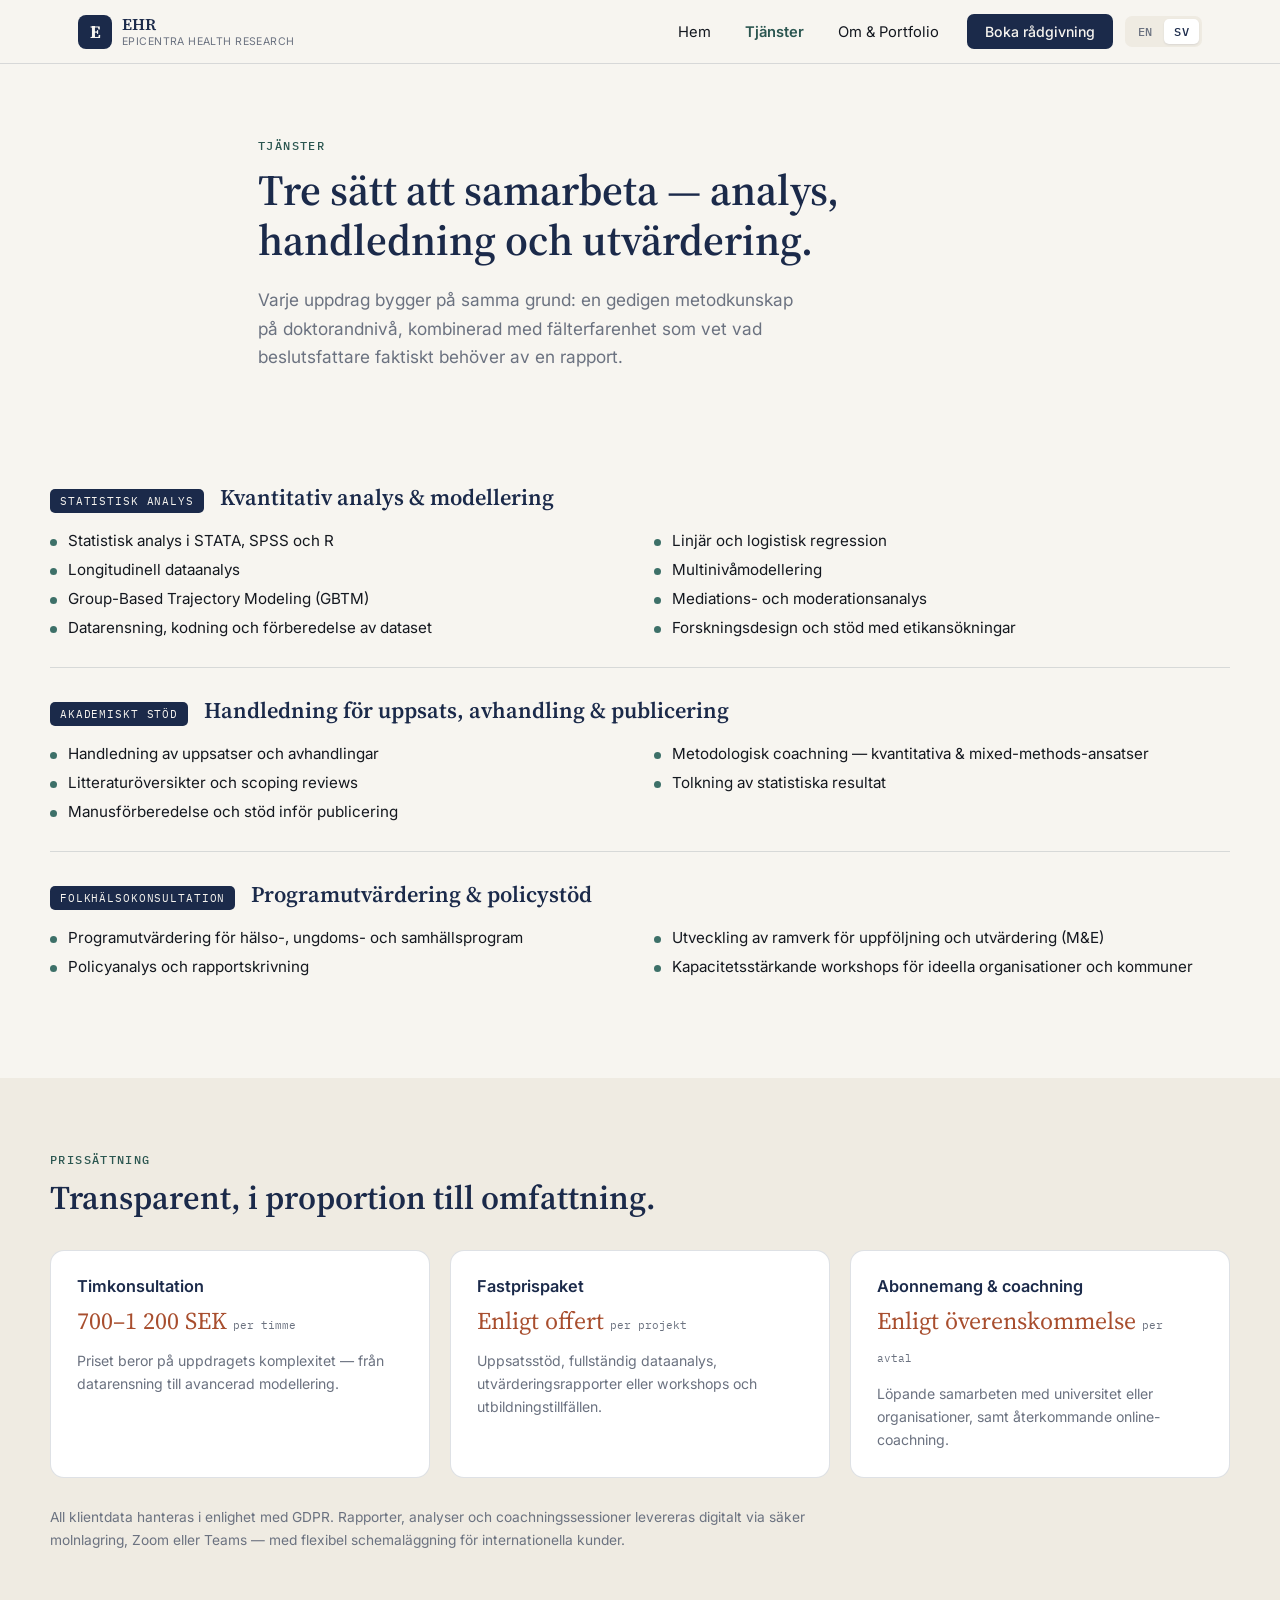
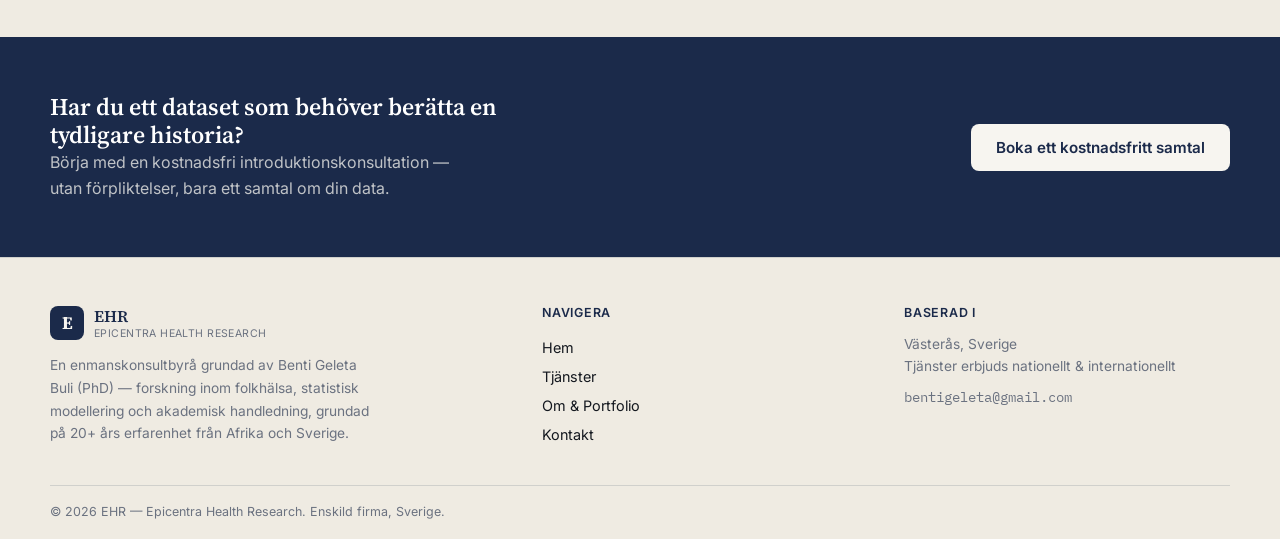
<file: services.html>
<!DOCTYPE html>
<html lang="sv">
<head>
<meta charset="UTF-8">
<meta name="viewport" content="width=device-width, initial-scale=1.0">
<title>Tjänster — Epicentra Health Research (EHR)</title>
<meta name="description" content="Statistisk analys, handledning för uppsatser och avhandlingar samt utvärdering av folkhälsoprogram från Epicentra Health Research (EHR).">
<link rel="preconnect" href="https://fonts.googleapis.com">
<link href="https://fonts.googleapis.com/css2?family=Source+Serif+4:ital,opsz,wght@0,8..60,400;0,8..60,500;0,8..60,600;0,8..60,700;1,8..60,400&family=Inter:wght@400;500;600;700&family=IBM+Plex+Mono:wght@400;500&display=swap" rel="stylesheet">
<link rel="stylesheet" href="../styles.css">
<link rel="alternate" hreflang="en" href="https://www.epicentrahealth.com/services.html">
<link rel="alternate" hreflang="sv" href="https://www.epicentrahealth.com/sv/services.html">
</head>
<body>

<header class="nav">
  <div class="nav-inner">
    <a class="brand" href="index.html" aria-label="Epicentra Health Research, startsida">
      <span class="brand-mark">E</span>
      <span class="brand-text">EHR<span class="brand-sub">Epicentra Health Research</span></span>
    </a>
    <nav class="nav-links" aria-label="Primär">
      <a class="nav-link" href="index.html">Hem</a>
      <a class="nav-link active" href="services.html">Tjänster</a>
      <a class="nav-link" href="about.html">Om &amp; Portfolio</a>
      <a class="nav-cta" href="contact.html">Boka rådgivning</a>
      <div class="lang-switch" aria-label="Språkval">
        <a class="lang-link" href="../services.html">EN</a>
        <a class="lang-link active" href="services.html">SV</a>
      </div>
    </nav>
    <button class="nav-burger" aria-label="Växla meny" onclick="document.getElementById('navMobile').classList.toggle('open')">
      <span></span><span></span><span></span>
    </button>
  </div>
  <div class="nav-mobile" id="navMobile">
    <a class="nav-mobile-link" href="index.html">Hem</a>
    <a class="nav-mobile-link active" href="services.html">Tjänster</a>
    <a class="nav-mobile-link" href="about.html">Om &amp; Portfolio</a>
    <a class="nav-mobile-link cta" href="contact.html">Boka rådgivning</a>
    <div class="nav-mobile-lang">
      <span>Språk</span>
      <a href="../services.html">EN</a>
      <a class="active" href="services.html">SV</a>
    </div>
  </div>
</header>

<main>

<section class="page-hero">
  <p class="eyebrow">Tjänster</p>
  <h1>Tre sätt att samarbeta — analys, handledning och utvärdering.</h1>
  <p class="lede">Varje uppdrag bygger på samma grund: en gedigen metodkunskap på doktorandnivå, kombinerad med fälterfarenhet som vet vad beslutsfattare faktiskt behöver av en rapport.</p>
</section>

<section class="section">
  <div class="section-inner">

    <div class="service-group">
      <div class="service-group-head">
        <span class="tag">Statistisk analys</span>
        <h2>Kvantitativ analys &amp; modellering</h2>
      </div>
      <ul class="service-list">
        <li>Statistisk analys i STATA, SPSS och R</li>
        <li>Linjär och logistisk regression</li>
        <li>Longitudinell dataanalys</li>
        <li>Multinivåmodellering</li>
        <li>Group-Based Trajectory Modeling (GBTM)</li>
        <li>Mediations- och moderationsanalys</li>
        <li>Datarensning, kodning och förberedelse av dataset</li>
        <li>Forskningsdesign och stöd med etikansökningar</li>
      </ul>
    </div>

    <div class="service-group">
      <div class="service-group-head">
        <span class="tag">Akademiskt stöd</span>
        <h2>Handledning för uppsats, avhandling &amp; publicering</h2>
      </div>
      <ul class="service-list">
        <li>Handledning av uppsatser och avhandlingar</li>
        <li>Metodologisk coachning — kvantitativa &amp; mixed-methods-ansatser</li>
        <li>Litteraturöversikter och scoping reviews</li>
        <li>Tolkning av statistiska resultat</li>
        <li>Manusförberedelse och stöd inför publicering</li>
      </ul>
    </div>

    <div class="service-group">
      <div class="service-group-head">
        <span class="tag">Folkhälsokonsultation</span>
        <h2>Programutvärdering &amp; policystöd</h2>
      </div>
      <ul class="service-list">
        <li>Programutvärdering för hälso-, ungdoms- och samhällsprogram</li>
        <li>Utveckling av ramverk för uppföljning och utvärdering (M&amp;E)</li>
        <li>Policyanalys och rapportskrivning</li>
        <li>Kapacitetsstärkande workshops för ideella organisationer och kommuner</li>
      </ul>
    </div>

  </div>
</section>

<section class="section alt">
  <div class="section-inner">
    <p class="eyebrow">Prissättning</p>
    <h2>Transparent, i proportion till omfattning.</h2>
    <div class="pricing-grid">
      <div class="price-card">
        <h3>Timkonsultation</h3>
        <div class="price-amount">700–1 200 SEK <span class="mono unit">per timme</span></div>
        <p>Priset beror på uppdragets komplexitet — från datarensning till avancerad modellering.</p>
      </div>
      <div class="price-card">
        <h3>Fastprispaket</h3>
        <div class="price-amount">Enligt offert <span class="mono unit">per projekt</span></div>
        <p>Uppsatsstöd, fullständig dataanalys, utvärderingsrapporter eller workshops och utbildningstillfällen.</p>
      </div>
      <div class="price-card">
        <h3>Abonnemang &amp; coachning</h3>
        <div class="price-amount">Enligt överenskommelse <span class="mono unit">per avtal</span></div>
        <p>Löpande samarbeten med universitet eller organisationer, samt återkommande online-coachning.</p>
      </div>
    </div>
    <p class="price-foot">All klientdata hanteras i enlighet med GDPR. Rapporter, analyser och coachningssessioner levereras digitalt via säker molnlagring, Zoom eller Teams — med flexibel schemaläggning för internationella kunder.</p>
  </div>
</section>

<section class="cta-band">
  <div class="cta-inner">
    <div>
      <h2>Har du ett dataset som behöver berätta en tydligare historia?</h2>
      <p>Börja med en kostnadsfri introduktionskonsultation — utan förpliktelser, bara ett samtal om din data.</p>
    </div>
    <a class="btn btn-paper" href="contact.html">Boka ett kostnadsfritt samtal</a>
  </div>
</section>

</main>

<footer class="footer">
  <div class="footer-inner">
    <div class="footer-col">
      <div class="brand footer-brand">
        <span class="brand-mark">E</span>
        <span class="brand-text">EHR<span class="brand-sub">Epicentra Health Research</span></span>
      </div>
      <p class="footer-note">En enmanskonsultbyrå grundad av Benti Geleta Buli (PhD) — forskning inom folkhälsa, statistisk modellering och akademisk handledning, grundad på 20+ års erfarenhet från Afrika och Sverige.</p>
    </div>
    <div class="footer-col">
      <h4>Navigera</h4>
      <a href="index.html">Hem</a>
      <a href="services.html">Tjänster</a>
      <a href="about.html">Om &amp; Portfolio</a>
      <a href="contact.html">Kontakt</a>
    </div>
    <div class="footer-col">
      <h4>Baserad i</h4>
      <p class="footer-note">Västerås, Sverige<br>Tjänster erbjuds nationellt &amp; internationellt</p>
      <p class="footer-note mono">bentigeleta@gmail.com</p>
    </div>
  </div>
  <div class="footer-bottom">
    <span>© 2026 EHR — Epicentra Health Research. Enskild firma, Sverige.</span>
  </div>
</footer>

</body>
</html>
</file>
<file: styles.css>
/* ============================================================
   Epicentra Health Research (EHR) — Benti Geleta Buli, PhD
   Shared stylesheet
   ============================================================ */

:root{
  --ink:#1B2A4A; --paper:#F7F5F0; --paper-dim:#EFEBE2;
  --teal:#3D7068; --teal-dark:#2B5650;
  --clay:#C25E3A; --clay-dark:#A84E2E;
  --slate:#6B7280; --text:#14181F; --line:rgba(27,42,74,0.14);
}
*{ box-sizing:border-box; }
html,body{ margin:0; padding:0; }
body{
  background:var(--paper);
  color:var(--text);
  font-family:'Inter',system-ui,-apple-system,sans-serif;
  min-height:100vh;
  -webkit-font-smoothing:antialiased;
}
h1,h2,h3,h4{
  font-family:'Source Serif 4', Georgia, serif;
  color:var(--ink);
  line-height:1.15;
  margin:0 0 .5em 0;
  font-weight:600;
}
p{ line-height:1.65; color:var(--text); margin:0 0 1em 0; }
ul{ margin:0; padding:0; list-style:none; }
a{ color:inherit; text-decoration:none; }
.mono{ font-family:'IBM Plex Mono', monospace; }
.eyebrow{
  font-family:'IBM Plex Mono', monospace;
  text-transform:uppercase;
  letter-spacing:.12em;
  font-size:.72rem;
  color:var(--teal-dark);
  margin:0 0 .9em 0;
  font-weight:500;
}
button, .btn{ font-family:inherit; cursor:pointer; }

/* Nav */
.nav{ position:sticky; top:0; z-index:50; background:rgba(247,245,240,0.92); backdrop-filter:blur(8px); border-bottom:1px solid var(--line); }
.nav-inner{ max-width:1180px; margin:0 auto; padding:14px 28px; display:flex; align-items:center; justify-content:space-between; gap:24px; }
.brand{ display:flex; align-items:center; gap:10px; }
.brand-mark{ width:34px; height:34px; border-radius:8px; background:var(--ink); color:var(--paper); font-family:'Source Serif 4',serif; font-weight:700; font-size:1.1rem; display:flex; align-items:center; justify-content:center; flex-shrink:0; }
.brand-text{ font-family:'Source Serif 4',serif; font-weight:600; font-size:1.02rem; color:var(--ink); line-height:1.1; text-align:left; display:flex; flex-direction:column; }
.brand-sub{ font-family:'Inter',sans-serif; font-weight:400; font-size:.66rem; letter-spacing:.04em; color:var(--slate); text-transform:uppercase; margin-top:2px; }
.nav-links{ display:flex; align-items:center; gap:6px; }
.nav-link{ background:none; border:none; font-size:.92rem; padding:8px 14px; border-radius:7px; color:var(--text); }
.nav-link:hover{ background:var(--paper-dim); }
.nav-link.active{ color:var(--teal-dark); font-weight:600; }
.nav-cta{ margin-left:8px; background:var(--ink); color:var(--paper); border:none; padding:9px 18px; border-radius:7px; font-size:.88rem; font-weight:500; display:inline-block; }
.nav-cta:hover{ background:var(--teal-dark); }
.nav-burger{ display:none; flex-direction:column; gap:4px; background:none; border:none; padding:8px; }
.nav-burger span{ width:22px; height:2px; background:var(--ink); display:block; }
.nav-mobile{ display:none; flex-direction:column; padding:8px 20px 16px; gap:2px; border-top:1px solid var(--line); }
.nav-mobile.open{ display:flex; }
.nav-mobile-link{ background:none; border:none; text-align:left; padding:12px 8px; font-size:.98rem; border-radius:6px; display:block; }
.nav-mobile-link.active{ color:var(--teal-dark); font-weight:600; }
.nav-mobile-link.cta{ background:var(--ink); color:var(--paper); margin-top:6px; }

.lang-switch{ display:flex; align-items:center; gap:2px; margin-left:6px; padding:3px; background:var(--paper-dim); border-radius:7px; }
.lang-link{ font-family:'IBM Plex Mono', monospace; font-size:.72rem; font-weight:500; letter-spacing:.03em; padding:5px 10px; border-radius:5px; color:var(--slate); }
.lang-link:hover{ color:var(--ink); }
.lang-link.active{ background:#fff; color:var(--ink); box-shadow:0 1px 2px rgba(27,42,74,0.1); }
.nav-mobile-lang{ display:flex; align-items:center; gap:8px; margin-top:10px; padding-top:10px; border-top:1px solid var(--line); }
.nav-mobile-lang span{ font-family:'IBM Plex Mono', monospace; font-size:.7rem; text-transform:uppercase; letter-spacing:.08em; color:var(--slate); margin-right:4px; }
.nav-mobile-lang a{ font-family:'IBM Plex Mono', monospace; font-size:.82rem; padding:6px 12px; border-radius:6px; background:var(--paper-dim); color:var(--text); }
.nav-mobile-lang a.active{ background:var(--ink); color:var(--paper); font-weight:600; }

@media (max-width:880px){
  .nav-links{ display:none; }
  .nav-burger{ display:flex; }
  .brand-sub{ display:none; }
}

/* Buttons */
.btn{ border-radius:8px; padding:13px 24px; font-size:.95rem; font-weight:600; border:1px solid transparent; transition:transform .15s ease, background .15s ease; display:inline-block; }
.btn:hover{ transform:translateY(-1px); }
.btn-clay{ background:var(--clay); color:#fff; }
.btn-clay:hover{ background:var(--clay-dark); }
.btn-ghost{ background:transparent; color:var(--ink); border:1px solid var(--line); }
.btn-ghost:hover{ background:var(--paper-dim); }
.btn-paper{ background:var(--paper); color:var(--ink); }
.btn-paper:hover{ background:#fff; }
.btn.back{ margin-top:28px; }

/* Hero */
.hero{ padding:64px 28px 40px; }
.hero-inner{ max-width:1180px; margin:0 auto; display:grid; grid-template-columns:1.1fr 0.9fr; gap:56px; align-items:center; }
.hero-text h1{ font-size:clamp(2.1rem,4vw,3.1rem); }
.hero-text h1 em{ font-style:italic; color:var(--teal-dark); }
.lede{ font-size:1.08rem; color:var(--slate); max-width:540px; }
.hero-actions{ display:flex; gap:14px; flex-wrap:wrap; margin-top:8px; }
.hero-visual{ position:relative; }
.traj-svg{ width:100%; height:auto; display:block; }
@keyframes draw{ to{ stroke-dashoffset:0; } }
@keyframes fadeIn{ to{ opacity:1; } }
.traj-svg path{ animation: draw 1.6s cubic-bezier(.4,0,.2,1) forwards; }
.traj-svg path.p0{ stroke-dasharray:520; stroke-dashoffset:520; animation-delay:0s; }
.traj-svg path.p1{ stroke-dasharray:520; stroke-dashoffset:520; animation-delay:.15s; }
.traj-svg path.p2{ stroke-dasharray:520; stroke-dashoffset:520; animation-delay:.3s; }
.traj-svg circle.dot{ opacity:0; animation: fadeIn .4s forwards; }
.traj-svg circle.dot0{ animation-delay:1.5s; }
.traj-svg circle.dot1{ animation-delay:1.65s; }
.traj-svg circle.dot2{ animation-delay:1.8s; }
.hero-visual-caption{ font-size:.74rem; color:var(--slate); margin-top:10px; line-height:1.5; }

@media (max-width:880px){
  .hero-inner{ grid-template-columns:1fr; gap:32px; }
  .hero{ padding:40px 20px 24px; }
}

/* Stats */
.stats{ border-top:1px solid var(--line); border-bottom:1px solid var(--line); background:var(--paper-dim); }
.stats-inner{ max-width:1180px; margin:0 auto; padding:32px 28px; display:grid; grid-template-columns:repeat(4,1fr); gap:24px; }
.stat-n{ font-family:'Source Serif 4',serif; font-size:1.9rem; color:var(--ink); font-weight:700; }
.stat-l{ font-size:.82rem; color:var(--slate); margin-top:2px; }
@media (max-width:760px){ .stats-inner{ grid-template-columns:repeat(2,1fr); } }

/* Sections */
.section{ padding:72px 28px; }
.section.alt{ background:var(--paper-dim); }
.section-inner{ max-width:1180px; margin:0 auto; }
.section-inner h2{ font-size:clamp(1.5rem,2.6vw,2.1rem); max-width:680px; }
.two-col{ display:grid; grid-template-columns:1.1fr 0.9fr; gap:56px; align-items:start; }
@media (max-width:880px){ .two-col{ grid-template-columns:1fr; gap:32px; } .section{ padding:48px 20px; } }

.info-card{ background:#fff; border:1px solid var(--line); border-radius:14px; padding:28px; }
.info-card h3{ font-size:1.05rem; }
.info-card h3.mt{ margin-top:24px; }
.info-card ul li{ padding:9px 0; border-bottom:1px solid var(--line); color:var(--text); font-size:.95rem; }
.info-card ul li:last-child{ border-bottom:none; }
.info-card ul li::before{ content:"—"; color:var(--teal); margin-right:8px; }

.edu-list{ margin:0; }
.edu-list dt{ font-family:'IBM Plex Mono',monospace; font-size:.78rem; color:var(--teal-dark); margin-top:12px; }
.edu-list dt:first-child{ margin-top:0; }
.edu-list dd{ margin:2px 0 0; font-size:.92rem; }
.chips{ display:flex; flex-wrap:wrap; gap:8px; margin-top:10px; }
.chip{ background:var(--paper-dim); border:1px solid var(--line); border-radius:6px; padding:5px 10px; font-size:.74rem; color:var(--ink); }

/* Advantage grid */
.adv-grid{ display:grid; grid-template-columns:repeat(4,1fr); gap:22px; margin-top:36px; }
.advantage{ border-top:2px solid var(--teal); padding-top:16px; }
.advantage h3{ font-size:1rem; font-family:'Inter',sans-serif; font-weight:600; color:var(--ink); }
.advantage p{ font-size:.9rem; color:var(--slate); }
@media (max-width:880px){ .adv-grid{ grid-template-columns:repeat(2,1fr); } }
@media (max-width:560px){ .adv-grid{ grid-template-columns:1fr; } }

/* Page hero (Services / About / Contact) */
.page-hero{ max-width:820px; margin:0 auto; padding:72px 28px 24px; text-align:left; }
.page-hero h1{ font-size:clamp(2rem,4vw,2.7rem); }
@media (max-width:600px){ .page-hero{ padding:48px 20px 16px; } }

/* Services */
.service-group{ padding:30px 0; border-bottom:1px solid var(--line); }
.service-group:first-child{ padding-top:0; }
.service-group:last-child{ border-bottom:none; }
.service-group-head{ display:flex; align-items:baseline; gap:16px; flex-wrap:wrap; margin-bottom:18px; }
.tag{ font-family:'IBM Plex Mono',monospace; font-size:.68rem; text-transform:uppercase; letter-spacing:.08em; background:var(--ink); color:var(--paper); padding:5px 10px; border-radius:5px; white-space:nowrap; }
.service-group-head h2{ font-size:1.4rem; margin:0; }
.service-list{ display:grid; grid-template-columns:repeat(2,1fr); gap:10px 28px; }
.service-list li{ font-size:.95rem; padding-left:18px; position:relative; }
.service-list li::before{ content:""; position:absolute; left:0; top:.55em; width:7px; height:7px; border-radius:50%; background:var(--teal); }
@media (max-width:700px){ .service-list{ grid-template-columns:1fr; } }

/* Pricing */
.pricing-grid{ display:grid; grid-template-columns:repeat(3,1fr); gap:20px; margin-top:32px; }
.price-card{ background:#fff; border:1px solid var(--line); border-radius:14px; padding:26px; }
.price-card h3{ font-size:1.02rem; font-family:'Inter',sans-serif; font-weight:600; color:var(--ink); }
.price-amount{ font-family:'Source Serif 4',serif; font-size:1.5rem; color:var(--clay-dark); margin:8px 0 12px; }
.price-amount .unit{ font-size:.7rem; color:var(--slate); font-family:'IBM Plex Mono',monospace; }
.price-card p{ font-size:.88rem; color:var(--slate); margin:0; }
.price-foot{ margin-top:28px; font-size:.86rem; color:var(--slate); max-width:760px; }
@media (max-width:880px){ .pricing-grid{ grid-template-columns:1fr; } }

/* Timeline */
.timeline{ margin-top:32px; max-width:760px; }
.t-row{ display:grid; grid-template-columns:110px 24px 1fr; gap:0 18px; }
.t-range{ font-size:.76rem; color:var(--teal-dark); padding-top:3px; }
.t-dot-col{ display:flex; flex-direction:column; align-items:center; }
.t-dot{ width:10px; height:10px; border-radius:50%; background:var(--ink); flex-shrink:0; margin-top:2px; }
.t-bar{ width:1px; flex:1; background:var(--line); margin-top:4px; }
.t-body{ padding-bottom:26px; }
.t-body h4{ font-size:1rem; margin-bottom:2px; }
.t-body p{ font-size:.86rem; color:var(--slate); margin:0; }
@media (max-width:600px){ .t-row{ grid-template-columns:80px 20px 1fr; } .t-range{ font-size:.68rem; } }

/* Portfolio */
.portfolio-grid{ display:grid; grid-template-columns:repeat(3,1fr); gap:20px; margin-top:32px; }
.port-card{ background:#fff; border:1px solid var(--line); border-radius:14px; padding:24px; display:flex; flex-direction:column; gap:8px; }
.port-card .tag{ background:var(--paper-dim); color:var(--teal-dark); align-self:flex-start; }
.port-card h3{ font-size:1.05rem; }
.port-card p{ font-size:.88rem; color:var(--slate); margin:0; }
@media (max-width:880px){ .portfolio-grid{ grid-template-columns:1fr 1fr; } }
@media (max-width:600px){ .portfolio-grid{ grid-template-columns:1fr; } }

/* CTA band */
.cta-band{ background:var(--ink); padding:56px 28px; }
.cta-inner{ max-width:1180px; margin:0 auto; display:flex; align-items:center; justify-content:space-between; gap:28px; flex-wrap:wrap; }
.cta-inner h2{ color:#fff; font-size:1.5rem; max-width:480px; margin:0; }
.cta-inner p{ color:rgba(247,245,240,0.75); margin:0; max-width:420px; }

/* Contact */
.contact-hero{ max-width:1000px; }
.contact-grid{ display:grid; grid-template-columns:1.3fr 0.9fr; gap:32px; margin-top:24px; }
.contact-form{ display:flex; flex-direction:column; gap:16px; background:#fff; border:1px solid var(--line); border-radius:14px; padding:28px; }
.contact-form label{ display:flex; flex-direction:column; gap:6px; font-size:.86rem; color:var(--slate); }
.contact-form input, .contact-form textarea{ font-family:'Inter',sans-serif; font-size:.95rem; padding:11px 13px; border:1px solid var(--line); border-radius:8px; background:var(--paper); color:var(--text); resize:vertical; }
.contact-form input:focus, .contact-form textarea:focus{ outline:2px solid var(--teal); outline-offset:1px; }
.form-note{ font-size:.82rem; color:var(--slate); margin:0; }
.contact-side h3{ font-size:1rem; }
.contact-side h3.mt{ margin-top:20px; }
@media (max-width:760px){ .contact-grid{ grid-template-columns:1fr; } }

/* Footer */
.footer{ background:var(--paper-dim); border-top:1px solid var(--line); padding:48px 28px 20px; }
.footer-inner{ max-width:1180px; margin:0 auto; display:grid; grid-template-columns:1.4fr 1fr 1fr; gap:36px; }
.footer-brand{ margin-bottom:14px; }
.footer-note{ font-size:.86rem; color:var(--slate); max-width:320px; margin:0 0 .6em 0; }
.footer-col h4{ font-family:'Inter',sans-serif; font-size:.78rem; text-transform:uppercase; letter-spacing:.06em; color:var(--ink); margin-bottom:12px; font-weight:600; }
.footer-col a{ display:block; padding:6px 0; font-size:.9rem; color:var(--text); text-align:left; }
.footer-col a:hover{ color:var(--teal-dark); }
.footer-bottom{ max-width:1180px; margin:32px auto 0; padding-top:18px; border-top:1px solid var(--line); font-size:.78rem; color:var(--slate); }
@media (max-width:760px){ .footer-inner{ grid-template-columns:1fr; gap:24px; } }

/* Research arc */
.arc-grid{ display:grid; grid-template-columns:repeat(4,1fr); gap:20px; margin-top:32px; }
.arc-card{ background:#fff; border:1px solid var(--line); border-radius:14px; padding:22px; display:flex; flex-direction:column; gap:8px; }
.arc-card .tag{ background:var(--paper-dim); color:var(--teal-dark); align-self:flex-start; }
.arc-card h3{ font-size:1rem; }
.arc-card p{ font-size:.86rem; color:var(--slate); margin:0; }
@media (max-width:880px){ .arc-grid{ grid-template-columns:1fr 1fr; } }
@media (max-width:600px){ .arc-grid{ grid-template-columns:1fr; } }

/* Publication / evaluation lists */
.pub-list{ margin:28px 0 0; padding:0; list-style:none; max-width:880px; }
.pub-list li{ padding:16px 0; border-bottom:1px solid var(--line); }
.pub-list li:first-child{ padding-top:0; }
.pub-list li:last-child{ border-bottom:none; }
.pub-text{ font-size:.92rem; line-height:1.6; color:var(--text); }
.pub-text em{ font-style:italic; color:var(--ink); }

@media (prefers-reduced-motion: reduce){
  .traj-svg path, .traj-svg circle{ animation:none !important; stroke-dashoffset:0 !important; opacity:1 !important; }
}
</file>
